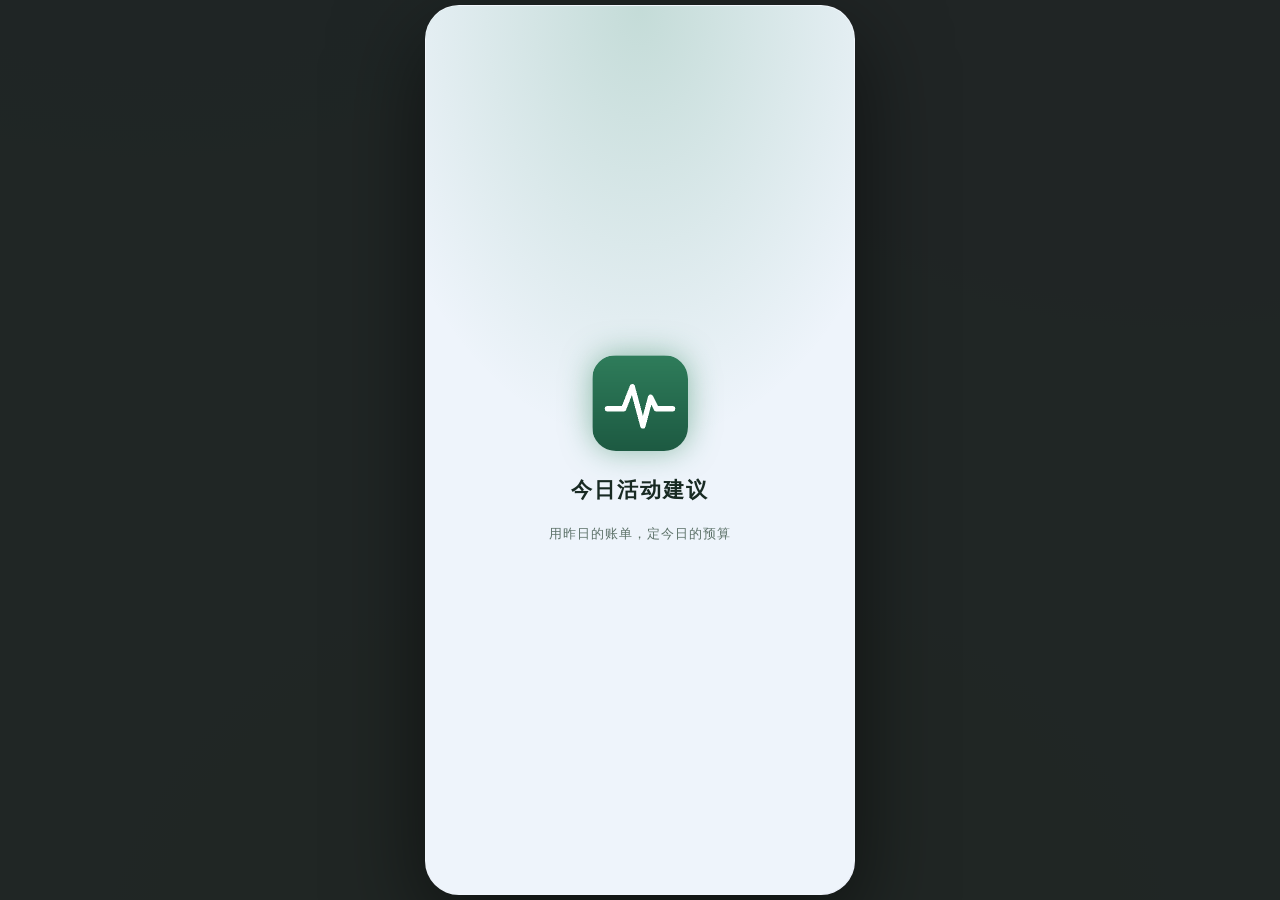
<file: index.html>
<!DOCTYPE html>
<html lang="zh-CN" data-theme="day">
<head>
  <meta charset="UTF-8">
  <!-- PWA 移动端视口：禁止双指缩放（iOS Safari 同时依赖 maximum-scale=1） -->
  <meta name="viewport" content="width=device-width, initial-scale=1, maximum-scale=1, user-scalable=no, viewport-fit=cover">
  <title>今日活动建议 · 久坐人群健康仪表盘</title>
  <!-- 首屏先按时钟定主题，避免夜间打开时先闪一下亮色 -->
  <script>
    (function () {
      var h = new Date().getHours();
      document.documentElement.setAttribute('data-theme', (h >= 6 && h < 18) ? 'day' : 'night');
    })();
  </script>
  <link rel="stylesheet" href="style.css?v=23">
  <!-- PWA：添加到主屏幕所需 -->
  <link rel="manifest" href="manifest.json">
  <meta name="theme-color" content="#2f7d5b">
  <meta name="mobile-web-app-capable" content="yes">
  <meta name="apple-mobile-web-app-capable" content="yes">
  <meta name="apple-mobile-web-app-status-bar-style" content="black-translucent">
  <meta name="apple-mobile-web-app-title" content="今日活动">
  <link rel="apple-touch-icon" href="apple-touch-icon.png">
  <link rel="icon" href="icon-192.png">
  <!-- Open Graph：分享到微信/社交平台时展示的标题、简介和缩略图 -->
  <meta property="og:type" content="website">
  <meta property="og:locale" content="zh_CN">
  <meta property="og:site_name" content="今日活动建议">
  <meta property="og:title" content="今日活动建议 — 告诉你今天该做什么、不该做什么">
  <meta property="og:description" content="输入昨日久坐、睡眠、心率和步数，按固定规则给出今天最合适的行动安排。用昨日的账单，定今日的预算。">
  <meta property="og:url" content="https://jiaozuo-ren.github.io/shift-health-v1/">
  <meta property="og:image" content="https://jiaozuo-ren.github.io/shift-health-v1/og-preview.png">
  <meta property="og:image:width" content="1200">
  <meta property="og:image:height" content="630">
  <meta property="og:image:alt" content="今日活动建议：久坐人群的数据翻译">
  <!-- 提示：og:url 与 og:image 里的域名/路径，部署后请按实际线上地址更新 -->
</head>
<body>

  <!-- ============ 手机壳：手机上铺满全屏；PC 上居中成 430px 宽的模拟器，暗色遮罩 ============ -->
  <div class="phone-shell">
    <div class="phone" id="phone">

      <!-- 🆕 启动屏：全屏覆盖，图标呼吸发光，2 秒后向上滑出 -->
      <div class="splash" id="splash" aria-hidden="true">
        <img class="splash-icon" src="icon-192.png" alt="" draggable="false">
        <p class="splash-name">今日活动建议</p>
        <p class="splash-sub">用昨日的账单，定今日的预算</p>
      </div>

      <!-- 动态流光背景：只在手机壳内部漂移 -->
      <div class="aurora" aria-hidden="true">
        <span class="blob blob-1"></span>
        <span class="blob blob-2"></span>
        <span class="blob blob-3"></span>
      </div>

      <!-- 内容区：三个页面共用一个滚动容器 -->
      <main class="app-scroll" id="appScroll">

        <!-- ==================== 页面一：🏠 首页（核心工具） ==================== -->
        <section class="page page-home is-active" id="pageHome">

          <header class="app-header">
            <p class="mode-status" id="modeStatus">当前模式：久坐上班族</p>
            <h1>今日活动建议</h1>
            <p id="appDesc">输入昨日作息数据，为你生成今日最合适的行动安排。</p>
            <p class="app-sub" id="appSub">用昨日的账单，定今日的预算：昨晚怎么睡、昨天坐多久，决定今天怎么动。</p>
            <button type="button" id="modeSwitchBtn" class="mode-switch-btn">切换人群模式</button>
            <p class="mode-hint">点一下切换模式</p>
          </header>

          <!-- 🆕 健康金句盲盒：每次刷新随机一句，打字机效果，纯本地不花钱 -->
          <div class="glass glow-card quote-card" id="quoteCard" aria-label="今日健康金句">
            <span class="quote-ico" aria-hidden="true">💡</span>
            <p class="quote-text" id="quoteText" aria-live="polite"></p>
            <span class="quote-refresh" id="quoteRefresh" title="换一句" role="button" tabindex="0" aria-label="换一句金句">↻</span>
          </div>

          <!-- 🆕 喝水打卡：一杯一记，localStorage 记录，跨天自动清零 -->
          <div class="glass glow-card water-card" id="waterCard" aria-label="喝水打卡">
            <span class="water-ico" aria-hidden="true">💧</span>
            <div class="water-txt">
              <strong>今日饮水：<em id="waterCount">0</em> / 8 杯</strong>
              <span id="waterHint">每喝一杯点一下，跨天自动清零</span>
            </div>
            <button type="button" id="waterBtn" class="water-drop" aria-label="喝了一杯，记一杯">＋</button>
          </div>

          <!-- 输入表单：结果全部放进底部抽屉 -->
          <section class="glass glow-card form-card" aria-label="输入数据">
            <div class="field" id="fieldSedentary">
              <label for="sedentary">昨日久坐时长（小时）</label>
              <input type="number" id="sedentary" inputmode="decimal" placeholder="例如 7" min="0" max="24" step="0.1" required>
            </div>
            <div class="field">
              <label for="sleep">昨晚睡眠时长（小时）</label>
              <input type="number" id="sleep" inputmode="decimal" placeholder="例如 6.5" min="0" max="24" step="0.1" required>
            </div>
            <div class="field">
              <label for="hr">今晨静息心率（次/分钟）</label>
              <input type="number" id="hr" inputmode="numeric" placeholder="例如 65" min="30" max="250" step="1">
              <p class="field-hint">不知道就留空</p>
            </div>
            <div class="field">
              <label for="steps">昨日步数（步）</label>
              <input type="number" id="steps" inputmode="numeric" placeholder="例如 6000" min="0" max="100000" step="1" required>
            </div>
            <div class="demo-row">
              <button type="button" id="demoBtn" class="demo-btn">一键填入示例数据，立刻看看效果</button>
            </div>
            <button type="button" id="generateBtn" class="primary-btn">生成今天的建议</button>
            <p id="formError" class="form-error" role="alert" hidden></p>
          </section>

          <!-- 🆕 呼吸放松入口：不用先出结果，首页随时可以放松 60 秒 -->
          <button type="button" id="homeBreatheBtn" class="breathe-entry">
            <span aria-hidden="true">🧘</span> 60 秒呼吸放松
          </button>

          <!-- 🆕 久坐番茄钟：50 分钟专注计时，到点提醒起来活动 -->
          <div class="glass glow-card pomo-card" id="pomoCard">
            <div class="pomo-head">
              <h2>🍅 久坐番茄钟</h2>
              <p class="pomo-cap">每坐 50 分钟，就该起来活动 2 分钟。</p>
            </div>
            <div class="pomo-display">
              <span class="pomo-time" id="pomoTime">50:00</span>
              <div class="pomo-bar"><span class="pomo-bar-fill" id="pomoBar"></span></div>
            </div>
            <div class="pomo-actions">
              <button type="button" id="pomoBtn" class="pomo-btn">开始专注</button>
              <button type="button" id="pomoReset" class="pomo-btn ghost">重置</button>
            </div>
            <p class="pomo-state" id="pomoState">还没开始 · 计时期间离开页面也会继续</p>
            <!-- 🆕 屏幕常亮提示：wakeLock 生效时才出现 -->
            <p class="pomo-wake" id="pomoWake" hidden><span aria-hidden="true">💡</span> 屏幕已保持常亮，到点才提醒得到</p>
          </div>

          <footer class="app-footer">
            <p>本工具只做固定规则判断，不构成医疗建议。</p>
            <p class="last-test" id="lastTest" hidden></p>
            <p><a href="about.html">关于这个工具</a></p>
          </footer>

        </section>

        <!-- ==================== 页面二：📊 记录（数据看板） ==================== -->
        <section class="page page-history" id="pageHistory">

          <header class="app-header">
            <h1>📊 健康记录</h1>
            <p class="app-sub">最近 7 次的记录都保存在这台手机上，点「回填」能一键重新生成。</p>
          </header>

          <!-- 🆕 连续打卡天数：按生成建议的日期统计 -->
          <div class="glass glow-card streak-card" id="streakCard">
            <span class="streak-fire" aria-hidden="true">🔥</span>
            <div class="streak-txt">
              <strong id="streakDays">0</strong>
              <span>你已连续关注健康 <em id="streakDaysInline">0</em> 天</span>
            </div>
          </div>

          <!-- 🆕 健康成就勋章：数据全部来自本地记录，没解锁的置灰 -->
          <div class="glass glow-card badge-card" id="badgeCard">
            <div class="badge-head">
              <h2>🏅 我的成就</h2>
              <span class="badge-count"><em id="badgeCount">0</em> / 4</span>
            </div>
            <div class="badge-grid" id="badgeGrid"></div>
            <p class="badge-cap">勋章按本地记录自动点亮，不用手动领取。</p>
          </div>

          <!-- 🆕 近 7 日活力值趋势：纯 CSS 柱状图，颜色随分数变化 -->
          <div class="glass glow-card trend-card">
            <h2>📈 近 7 日活力值趋势</h2>
            <div class="trend-bars" id="trendBars" role="img" aria-label="最近 7 天活力值柱状图"></div>
            <p class="trend-cap">每天取最后一次记录 · 柱子越高状态越好 · 没记录的天置灰</p>
          </div>

          <div id="historyList" class="history-list"></div>

          <div class="history-foot">
            <button type="button" id="historyClear" class="ghost-btn danger">🗑️ 清空记录</button>
          </div>

        </section>

        <!-- ==================== 页面三：👤 我的（个人中心） ==================== -->
        <section class="page page-me" id="pageMe">

          <header class="app-header">
            <h1>👤 我的</h1>
          </header>

          <!-- 🆕 开发者的话 -->
          <div class="glass glow-card me-card dev-card">
            <h2>👋 开发者的话</h2>
            <p>你好，我是一名大四学生。做这个小工具的起点很简单：我自己常年久坐写代码，作息一乱，白天整个人都是懵的。网上能查到的健康知识又多又杂，看完更不知道"今天到底该干嘛"。</p>
            <p>所以我想把那些复杂的指标翻译成一句人话：今天该动还是该歇。所有建议都来自一张写死的规则表，不猜、不编、不吓唬人，也没有广告和追踪。</p>
            <p>这是我毕业前做的第一个完整的产品。如果你用着觉得有一点点用，就是对我最大的鼓励。</p>
          </div>

          <!-- 🆕 每日目标设置：保存到 localStorage，生成建议时给鼓励提示 -->
          <div class="glass glow-card me-card goal-card">
            <h2>⚙️ 每日目标设置</h2>
            <div class="goal-row">
              <label for="goalSteps">每日步数目标（步）</label>
              <input type="number" id="goalSteps" inputmode="numeric" min="1000" max="50000" step="500" placeholder="默认 6000">
            </div>
            <div class="goal-row">
              <label for="goalSedentary">久坐上限（小时）</label>
              <input type="number" id="goalSedentary" inputmode="decimal" min="1" max="16" step="0.5" placeholder="默认 6">
            </div>
            <button type="button" id="saveGoalsBtn" class="pomo-btn">保存目标</button>
            <p class="goal-cap">保存后，生成建议时会对照目标给你鼓励提示。</p>
          </div>

          <!-- 🆕 睡眠周期小科普：折叠文本，默认收起 -->
          <div class="glass glow-card me-card edu-card">
            <details>
              <summary>📖 关于健康周期：为什么睡够 7 小时还不够？</summary>
              <p>人的睡眠不是匀速的，而是以约 90 分钟为一个周期循环：浅睡 → 深睡 → 快速眼动（REM）。深睡负责修复身体，REM 负责整理情绪和记忆。</p>
              <p>一晚理想状态会经历 4–5 个周期，所以 6–7.5 小时是大多数成年人的合理区间。醒在深睡阶段会格外昏沉（也就是「睡不醒」的元凶），醒在浅睡或 REM 结束时反而神清气爽——这就是为什么有时候睡得久不如睡得巧。</p>
              <p>一个小技巧：与其纠结「几点睡」，不如固定「几点起」，让身体按 90 分钟的节奏倒推入睡时间，连续一两周，白天困倦感会明显减轻。</p>
            </details>
          </div>

          <div class="glass glow-card me-card">
            <h2>📮 联系我</h2>
            <p>觉得有用？有问题或建议？<a href="mailto:2179369131@qq.com">2179369131@qq.com</a></p>
            <p>项目开源在 GitHub：<a href="https://github.com/jiaozuo-ren/shift-health-v1" target="_blank" rel="noopener">github.com/jiaozuo-ren</a></p>
          </div>

          <div class="glass glow-card me-card">
            <h2>⚠️ 免责声明</h2>
            <p>本工具只做固定规则判断，输出内容仅为一般性的活动建议，不构成任何医疗诊断或治疗意见。如果你有基础疾病、正在服药，或出现胸痛、头晕、气短等明显不适，请及时就医，不要依赖本工具。</p>
          </div>

          <div class="me-actions">
            <button type="button" id="clearHistoryBtn" class="ghost-btn danger">🗑️ 清空历史记录</button>
            <p class="me-version">今日活动建议 · v1.0 · PWA</p>
          </div>

        </section>

      </main>

      <!-- 底部导航栏：固定在手机壳底部，安全区留白防 iPhone 小黑条遮挡 -->
      <nav class="tabbar" id="tabbar" aria-label="底部导航">
        <button type="button" class="tab-btn is-active" data-tab="home" aria-label="首页">
          <span class="tab-ico" aria-hidden="true">🏠</span><span class="tab-txt">首页</span>
        </button>
        <button type="button" class="tab-btn" data-tab="history" aria-label="记录">
          <span class="tab-ico" aria-hidden="true">📊</span><span class="tab-txt">记录</span>
        </button>
        <button type="button" class="tab-btn" data-tab="me" aria-label="我的">
          <span class="tab-ico" aria-hidden="true">👤</span><span class="tab-txt">我的</span>
        </button>
      </nav>

      <!-- 全局提示 -->
      <div id="toast" class="toast" role="status" aria-live="polite"></div>

      <!-- ============ 结果抽屉：遮罩 + 从底部滑出的面板 ============ -->
      <div id="resultOverlay" class="sheet-overlay" aria-hidden="true" hidden>
        <div class="sheet-backdrop" data-sheet-close="1"></div>

        <section id="result" class="sheet" role="dialog" aria-modal="true" aria-labelledby="sheetTitle" aria-live="polite" tabindex="-1">
          <!-- 顶部小横条：手机底部指示条的感觉，点它也能关 -->
          <div class="sheet-grip" id="sheetGrip" aria-hidden="true"><span></span></div>

          <div class="sheet-head">
            <h2 id="sheetTitle">今日建议</h2>
            <button type="button" id="resultClose" class="icon-btn" aria-label="关闭结果">×</button>
          </div>

          <div class="sheet-body" id="sheetBody">

            <!-- 巨大的动态环形活力值 -->
            <div class="panel glow-card ring-panel">
              <div class="ring-wrap">
                <svg class="ring" viewBox="0 0 220 220" role="img" aria-label="今日活力值环形进度">
                  <circle class="ring-track" cx="110" cy="110" r="92"></circle>
                  <circle class="ring-bar" id="ringBar" cx="110" cy="110" r="92"></circle>
                </svg>
                <div class="ring-center">
                  <span class="ring-score" id="vitalityScore">--</span>
                  <span class="ring-label">今日活力值</span>
                </div>
                <!-- 🆕 生成时的科技扫描光环：结果出来后消失 -->
                <div class="ring-scan" id="ringScan" aria-hidden="true"><span class="ring-scan-line"></span></div>
                <!-- 动态情绪小精灵：随分数换图标和动画 -->
                <span class="ring-emoji" id="ringEmoji" aria-hidden="true">🙂</span>
              </div>
              <p class="ring-tip" id="ringTip">满分 100 分，四项指标各扣 20 分</p>
            </div>

            <!-- 模块一：状态诊断 -->
            <div class="panel glow-card">
              <h2><span class="panel-ico">💡</span>状态诊断</h2>
              <p class="risk-badge" id="riskBadge"></p>
              <p class="cause" id="causeExplain"></p>
              <p class="panel-text" id="activityAdvice"></p>
              <p class="taboo" id="tabooAdvice"></p>
            </div>

            <!-- 🆕 目标提示：未达到个人目标时的鼓励语 -->
            <div class="goal-tip" id="goalTip" hidden></div>

            <!-- 模块二：运动与拉伸处方 -->
            <div class="panel glow-card">
              <h2><span class="panel-ico">🏃</span>运动与拉伸处方</h2>
              <p class="panel-text" id="actionAdvice"></p>
              <p class="panel-text sub" id="microAdvice"></p>
            </div>

            <!-- 模块三：饮食与营养干预 -->
            <div class="panel glow-card">
              <h2><span class="panel-ico">🥗</span>饮食与营养干预</h2>
              <p class="panel-text" id="nutritionAdvice"></p>
              <p class="panel-text sub" id="hydrationAdvice"></p>
            </div>

            <!-- 今天最该做的一件事 -->
            <div class="panel glow-card key-panel">
              <h2><span class="panel-ico">🎯</span>今天最该做的一件事</h2>
              <p class="key-text" id="keyAdvice"></p>
            </div>

            <div class="actions">
              <button type="button" id="copyBtn" class="ghost-btn">📋 复制建议</button>
              <button type="button" id="shareBtn" class="ghost-btn">生成今日数据卡片</button>
            </div>

          </div>

          <!-- 底部固定操作栏：AI 私教 / 深呼吸两个平行入口 -->
          <div class="sheet-dock">
            <button type="button" id="aiEntryBtn" class="dock-btn dock-ai">
              <span class="dock-ico" aria-hidden="true">🤖</span>
              <span class="dock-txt"><strong>AI 私教</strong><em>结合近 7 天趋势</em></span>
            </button>
            <button type="button" id="breatheBtn" class="dock-btn dock-breathe">
              <span class="dock-ico" aria-hidden="true">🧘</span>
              <span class="dock-txt"><strong>深呼吸</strong><em>跟着球放松 60 秒</em></span>
            </button>
          </div>
        </section>
      </div>

      <!-- ============ AI 私教抽屉：在结果抽屉之上再滑出的一层 ============ -->
      <div id="aiOverlay" class="sheet-overlay sheet-overlay--ai" aria-hidden="true" hidden>
        <div class="sheet-backdrop" data-ai-close="1"></div>

        <section id="aiSheet" class="sheet sheet--ai" role="dialog" aria-modal="true" aria-labelledby="aiSheetTitle" tabindex="-1">
          <div class="sheet-grip" id="aiGrip" aria-hidden="true"><span></span></div>

          <div class="sheet-head">
            <h2 id="aiSheetTitle">🤖 AI 私教</h2>
            <button type="button" id="aiClose" class="icon-btn" aria-label="关闭 AI 私教">×</button>
          </div>

          <div class="sheet-body" id="aiSheetBody">
            <div class="panel ai-section">
              <p class="panel-cap">想听人话版解释？让教练结合你昨天的数据补两句。仅供参考，不是诊断。</p>
              <button type="button" id="aiBtn" class="ai-btn">🤖 听听AI私教怎么说</button>
              <p class="ai-quota" id="aiQuota">今日剩余咨询次数：3 / 3</p>
              <div id="ai-card" class="ai-card" hidden>
                <p class="ai-title">🤖 AI 私教补充建议</p>
                <div class="ai-content" id="aiReply" aria-live="polite"></div>
                <!-- 🆕 语音朗读：纯前端 speechSynthesis，点一次读，再点一次停 -->
                <button type="button" id="aiSpeakBtn" class="ai-speak" hidden>
                  <span class="ai-speak-ico" aria-hidden="true">🔊</span><span id="aiSpeakTxt">语音朗读</span>
                </button>
                <button type="button" id="aiRetryBtn" class="ai-retry" hidden>↻ 再试一次</button>
                <form class="ai-ask" id="aiAskForm" autocomplete="off">
                  <input type="text" id="aiQuestion" placeholder="还想追问点什么？例如：晚上能跑步吗" maxlength="120">
                  <button type="submit" id="aiAskBtn">追问</button>
                </form>
              </div>

              <!-- 不花钱的情绪彩蛋：本地数组随机，不调用接口 -->
              <div class="fortune">
                <button type="button" id="fortuneBtn" class="fortune-btn">🎲 抽一句今日能量签</button>
                <p class="fortune-text" id="fortuneText" aria-live="polite"></p>
              </div>
            </div>
          </div>
        </section>
      </div>

      <!-- 呼吸放松覆盖层：跟着圆球吸气 / 憋气 / 呼气，60 秒自动结束 -->
      <div id="breatheOverlay" class="breathe-overlay" aria-hidden="true" hidden>
        <div class="breathe-stage">
          <div class="breathe-ball" id="breatheBall">
            <span class="breathe-phase" id="breathePhase">吸气</span>
          </div>
          <p class="breathe-time" id="breatheTime">还剩 60 秒</p>
          <p class="breathe-tip">吸 4 秒 · 憋 4 秒 · 呼 4 秒</p>
        </div>
        <button type="button" id="breatheClose" class="breathe-close">结束放松</button>
      </div>

      <!-- 分享卡片：离屏完成截图下载 → 弹出预览 → 手动关闭 -->
      <div id="shareOverlay" class="share-overlay" aria-hidden="true">
        <button type="button" id="shareClose" class="share-close" aria-label="关闭预览">×</button>
        <div id="shareCard" class="share-card">
          <div class="share-card-inner">
            <p class="share-mode" id="shareMode"></p>
            <p class="share-title">今日活动建议</p>
            <div class="share-vitality">
              <span class="share-score" id="shareScore">--</span>
              <span class="share-score-unit">/ 100</span>
            </div>
            <p class="share-vitality-label">今日活力值</p>
            <!-- 🆕 社交传播文案：按分数动态生成，截图里最抢眼的一行 -->
            <p class="share-roast" id="shareRoast" hidden></p>
            <p class="share-risk" id="shareRisk"></p>
            <div class="share-block">
              <h3>活动建议</h3>
              <p id="shareAdvice"></p>
            </div>
            <div class="share-block">
              <h3>今天最该做的一件事</h3>
              <p id="shareKey"></p>
            </div>
            <p class="share-date" id="shareDate"></p>
            <p class="share-url" id="shareUrl"></p>
          </div>
        </div>
      </div>

      <!-- 🆕 番茄钟完成提醒弹窗 -->
      <div id="pomodoroOverlay" class="modal" aria-hidden="true">
        <div class="modal-backdrop" data-pomo-close="1"></div>
        <div class="modal-card glass" role="dialog" aria-modal="true" aria-labelledby="pomoTitle">
          <div class="modal-head">
            <h2 id="pomoTitle">🍅 时间到！</h2>
          </div>
          <div class="pomo-remind-body">
            <p class="pomo-remind-big">起来活动 2 分钟吧</p>
            <p class="pomo-remind-text">接杯水、走两步、拉伸一下肩颈。别小看这两分钟——它比下班后硬练一小时更管用。</p>
          </div>
          <div class="modal-foot">
            <button type="button" id="pomodoroOk" class="primary-btn">好的，这就起来</button>
          </div>
        </div>
      </div>

    </div><!-- /phone -->
  </div><!-- /phone-shell -->

  <script src="html2canvas.min.js" onerror="this.onerror=null;this.src='https://fastly.jsdelivr.net/npm/html2canvas@1.4.1/dist/html2canvas.min.js'"></script>
  <script src="script.js?v=23"></script>
</body>
</html>
</file>
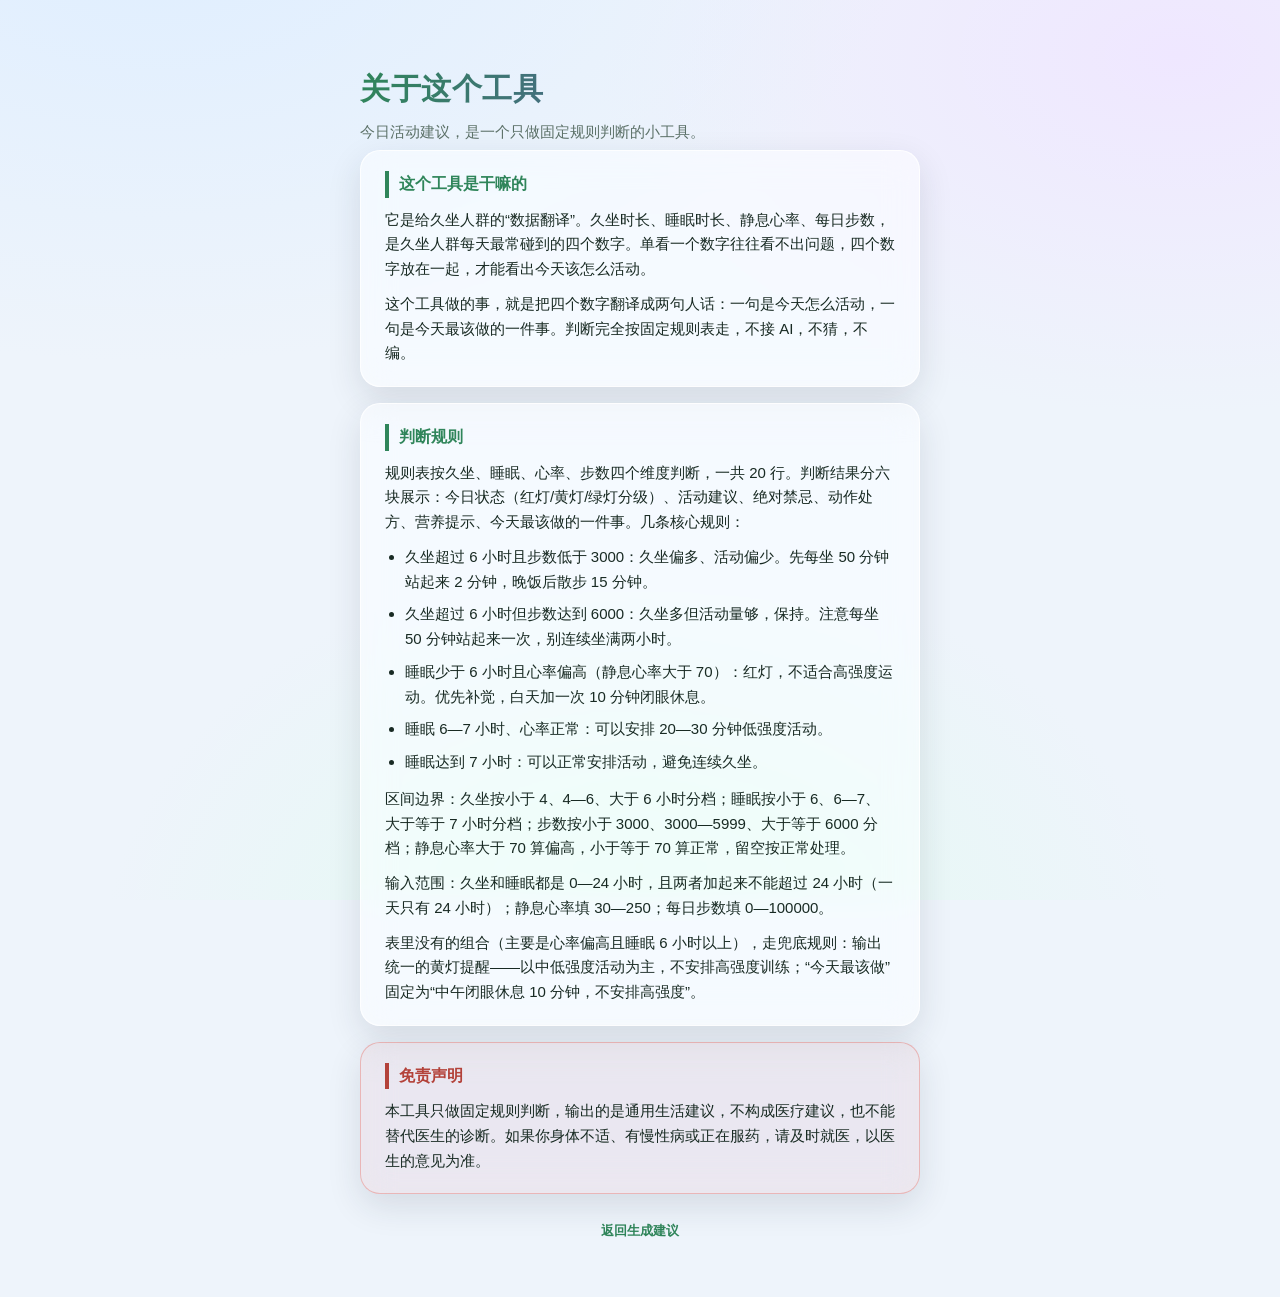
<file: about.html>
<!DOCTYPE html>
<html lang="zh-CN">
<head>
  <meta charset="UTF-8">
  <meta name="viewport" content="width=device-width, initial-scale=1">
  <title>关于 - 今日活动建议</title>
  <link rel="stylesheet" href="style.css?v=7">
  <link rel="icon" href="data:image/svg+xml,%3Csvg xmlns='http://www.w3.org/2000/svg' viewBox='0 0 32 32'%3E%3Crect width='32' height='32' rx='7' fill='%232f7d5b'/%3E%3Cpath d='M8 17h4l2-6 3 10 2-4h5' fill='none' stroke='%23fff' stroke-width='2.4' stroke-linecap='round' stroke-linejoin='round'/%3E%3C/svg%3E">
  <meta property="og:type" content="website">
  <meta property="og:locale" content="zh_CN">
  <meta property="og:site_name" content="今日活动建议">
  <meta property="og:title" content="关于这个工具 — 今日活动建议">
  <meta property="og:description" content="一个只做固定规则判断的小工具：把久坐、睡眠、心率、步数四个数字翻译成今天该怎么活动。不接AI、不猜、不编。">
  <meta property="og:url" content="https://jiaozuo-ren.github.io/shift-health-v1/about.html">
  <meta property="og:image" content="https://jiaozuo-ren.github.io/shift-health-v1/og-preview.png">
  <meta name="twitter:card" content="summary_large_image">
</head>
<body>
  <main class="app">
    <header class="app-header">
      <h1>关于这个工具</h1>
      <p>今日活动建议，是一个只做固定规则判断的小工具。</p>
    </header>

    <section class="about-card">
      <h2>这个工具是干嘛的</h2>
      <p>它是给久坐人群的“数据翻译”。久坐时长、睡眠时长、静息心率、每日步数，是久坐人群每天最常碰到的四个数字。单看一个数字往往看不出问题，四个数字放在一起，才能看出今天该怎么活动。</p>
      <p>这个工具做的事，就是把四个数字翻译成两句人话：一句是今天怎么活动，一句是今天最该做的一件事。判断完全按固定规则表走，不接 AI，不猜，不编。</p>
    </section>

    <section class="about-card">
      <h2>判断规则</h2>
      <p>规则表按久坐、睡眠、心率、步数四个维度判断，一共 20 行。判断结果分六块展示：今日状态（红灯/黄灯/绿灯分级）、活动建议、绝对禁忌、动作处方、营养提示、今天最该做的一件事。几条核心规则：</p>
      <ul class="rule-list">
        <li>久坐超过 6 小时且步数低于 3000：久坐偏多、活动偏少。先每坐 50 分钟站起来 2 分钟，晚饭后散步 15 分钟。</li>
        <li>久坐超过 6 小时但步数达到 6000：久坐多但活动量够，保持。注意每坐 50 分钟站起来一次，别连续坐满两小时。</li>
        <li>睡眠少于 6 小时且心率偏高（静息心率大于 70）：红灯，不适合高强度运动。优先补觉，白天加一次 10 分钟闭眼休息。</li>
        <li>睡眠 6—7 小时、心率正常：可以安排 20—30 分钟低强度活动。</li>
        <li>睡眠达到 7 小时：可以正常安排活动，避免连续久坐。</li>
      </ul>
      <p>区间边界：久坐按小于 4、4—6、大于 6 小时分档；睡眠按小于 6、6—7、大于等于 7 小时分档；步数按小于 3000、3000—5999、大于等于 6000 分档；静息心率大于 70 算偏高，小于等于 70 算正常，留空按正常处理。</p>
      <p>输入范围：久坐和睡眠都是 0—24 小时，且两者加起来不能超过 24 小时（一天只有 24 小时）；静息心率填 30—250；每日步数填 0—100000。</p>
      <p>表里没有的组合（主要是心率偏高且睡眠 6 小时以上），走兜底规则：输出统一的黄灯提醒——以中低强度活动为主，不安排高强度训练；“今天最该做”固定为“中午闭眼休息 10 分钟，不安排高强度”。</p>
    </section>

    <section class="about-card disclaimer">
      <h2>免责声明</h2>
      <p>本工具只做固定规则判断，输出的是通用生活建议，不构成医疗建议，也不能替代医生的诊断。如果你身体不适、有慢性病或正在服药，请及时就医，以医生的意见为准。</p>
    </section>

    <footer class="app-footer">
      <p><a href="index.html">返回生成建议</a></p>
    </footer>
  </main>
  <script>
    /* 与首页保持同一主题偏好 */
    try {
      if (localStorage.getItem('shiftHealthTheme') === 'dark') {
        document.documentElement.setAttribute('data-theme', 'dark');
      }
    } catch (e) {}
  </script>
</body>
</html>
</file>
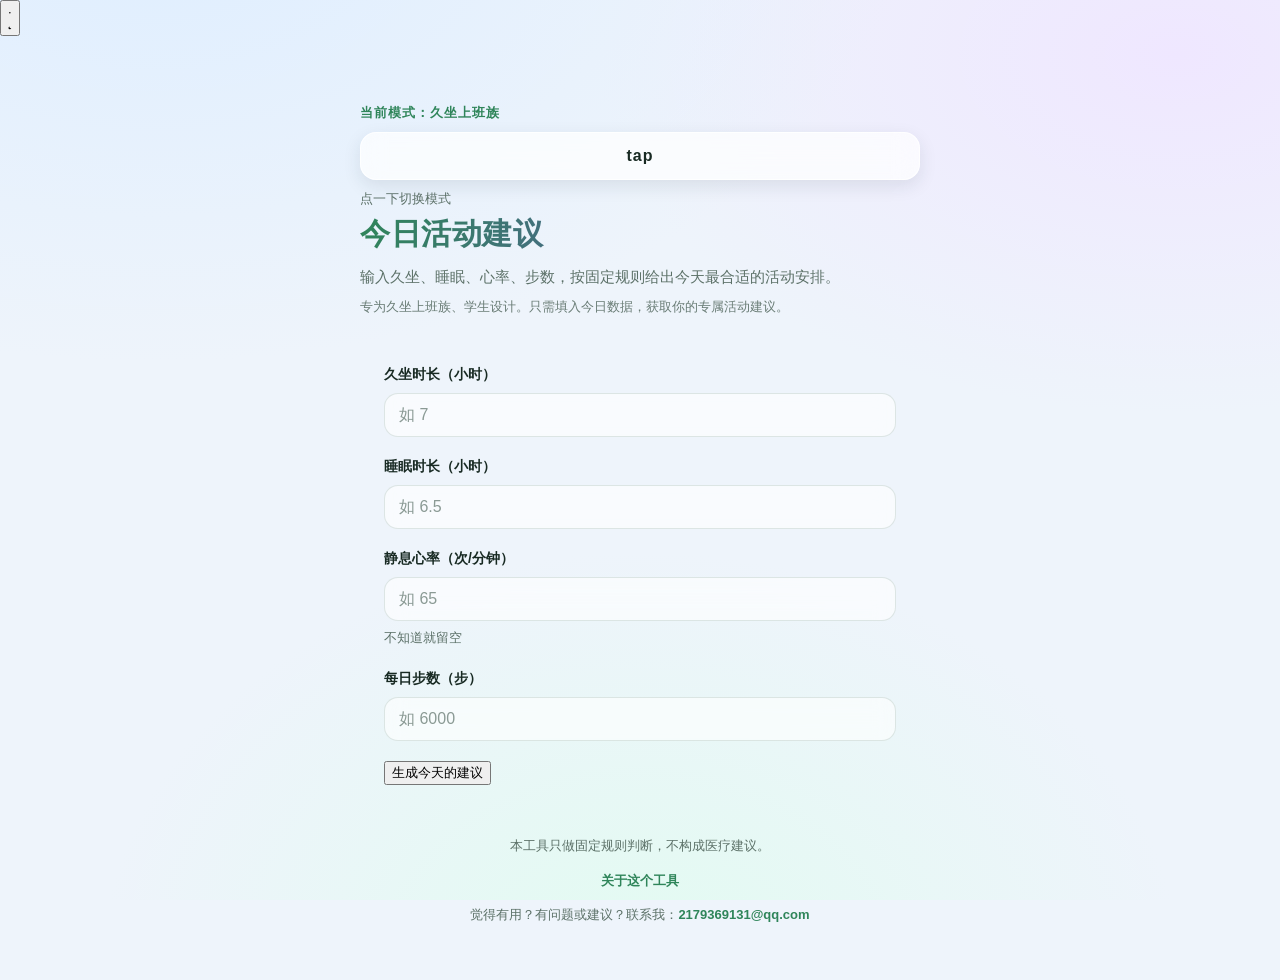
<file: _shots/dark-test.html>
<!DOCTYPE html>
<html lang="zh-CN" data-theme="dark">
<head>
  <meta charset="UTF-8">
  <meta name="viewport" content="width=device-width, initial-scale=1">
  <title>今日活动建议 - 第一版</title>
  <link rel="stylesheet" href="../style.css?v=5">
  <link rel="icon" href="data:image/svg+xml,%3Csvg xmlns='http://www.w3.org/2000/svg' viewBox='0 0 32 32'%3E%3Crect width='32' height='32' rx='7' fill='%232f7d5b'/%3E%3Cpath d='M8 17h4l2-6 3 10 2-4h5' fill='none' stroke='%23fff' stroke-width='2.4' stroke-linecap='round' stroke-linejoin='round'/%3E%3C/svg%3E">
</head>
<body>
  <button type="button" id="themeToggle" class="theme-toggle" aria-label="切换暗黑模式" title="切换暗黑模式">
    <svg class="icon-sun" viewBox="0 0 24 24" aria-hidden="true"><circle cx="12" cy="12" r="5"/><path d="M12 1v2M12 21v2M4.2 4.2l1.4 1.4M18.4 18.4l1.4 1.4M1 12h2M21 12h2M4.2 19.8l1.4-1.4M18.4 5.6l1.4-1.4"/></svg>
    <svg class="icon-moon" viewBox="0 0 24 24" aria-hidden="true"><path d="M21 12.8A9 9 0 1 1 11.2 3a7 7 0 0 0 9.8 9.8z"/></svg>
  </button>
  <main class="app">
    <div class="mode-switch">
      <p class="mode-status" id="modeStatus">当前模式：久坐上班族</p>
      <button type="button" id="modeSwitchBtn" class="mode-switch-btn">tap</button>
      <p class="mode-hint">点一下切换模式</p>
    </div>

    <header class="app-header">
      <h1>今日活动建议</h1>
      <p id="appDesc">输入久坐、睡眠、心率、步数，按固定规则给出今天最合适的活动安排。</p>
      <p class="app-sub" id="appSub">专为久坐上班族、学生设计。只需填入今日数据，获取你的专属活动建议。</p>
    </header>

    <section class="form-card" aria-label="输入数据">
      <div class="field" id="fieldSedentary">
        <label for="sedentary">久坐时长（小时）</label>
        <input type="number" id="sedentary" inputmode="decimal" placeholder="如 7" min="0" step="0.1" required>
      </div>
      <div class="field">
        <label for="sleep">睡眠时长（小时）</label>
        <input type="number" id="sleep" inputmode="decimal" placeholder="如 6.5" min="0" step="0.1" required>
      </div>
      <div class="field">
        <label for="hr">静息心率（次/分钟）</label>
        <input type="number" id="hr" inputmode="numeric" placeholder="如 65" min="0" step="1">
        <p class="field-hint">不知道就留空</p>
      </div>
      <div class="field">
        <label for="steps">每日步数（步）</label>
        <input type="number" id="steps" inputmode="numeric" placeholder="如 6000" min="0" step="1" required>
      </div>
      <button type="button" id="generateBtn">生成今天的建议</button>
      <p id="formError" class="form-error" role="alert" hidden></p>
    </section>

    <section class="result" id="result" hidden aria-live="polite">
      <div class="vitality">
        <div class="vitality-head">
          <span class="vitality-label">今日活力值</span>
          <span class="vitality-score" id="vitalityScore">-- / 100</span>
        </div>
        <div class="vitality-track" id="vitalityTrack" role="progressbar" aria-valuemin="0" aria-valuemax="100" aria-valuenow="0" aria-label="今日活力值">
          <div class="vitality-fill" id="vitalityFill"></div>
        </div>
      </div>
      <div class="result-block">
        <h2>活动建议</h2>
        <p id="activityAdvice"></p>
      </div>
      <div class="result-block">
        <h2>今天最该做的一件事</h2>
        <p id="keyAdvice"></p>
      </div>
      <button type="button" id="copyBtn" class="copy-btn">📋 复制建议</button>
      <button type="button" id="shareBtn" class="copy-btn">生成今日数据卡片</button>
    </section>

    <footer class="app-footer">
      <p>本工具只做固定规则判断，不构成医疗建议。</p>
      <p class="last-test" id="lastTest" hidden></p>
      <p><a href="about.html">关于这个工具</a></p>
      <p class="feedback">觉得有用？有问题或建议？联系我：<a href="mailto:2179369131@qq.com">2179369131@qq.com</a></p>
    </footer>

    <div id="toast" class="toast" role="status" aria-live="polite"></div>

    <!-- 分享卡片：离屏完成截图下载 → 弹出预览 → 手动关闭 -->
    <div id="shareOverlay" class="share-overlay" aria-hidden="true">
      <button type="button" id="shareClose" class="share-close" aria-label="关闭预览">×</button>
      <div id="shareCard" class="share-card">
        <div class="share-card-inner">
          <p class="share-mode" id="shareMode"></p>
          <p class="share-title">今日活动建议</p>
          <div class="share-vitality">
            <span class="share-score" id="shareScore">--</span>
            <span class="share-score-unit">/ 100</span>
          </div>
          <p class="share-vitality-label">今日活力值</p>
          <div class="share-block">
            <h3>活动建议</h3>
            <p id="shareAdvice"></p>
          </div>
          <div class="share-block">
            <h3>今天最该做的一件事</h3>
            <p id="shareKey"></p>
          </div>
          <p class="share-date" id="shareDate"></p>
          <p class="share-url" id="shareUrl"></p>
        </div>
      </div>
    </div>
  </main>
  <script src="../html2canvas.min.js" onerror="this.onerror=null;this.src='https://fastly.jsdelivr.net/npm/html2canvas@1.4.1/dist/html2canvas.min.js'"></script>
  <script src="../script.js?v=5"></script>
</body>
</html>
</file>
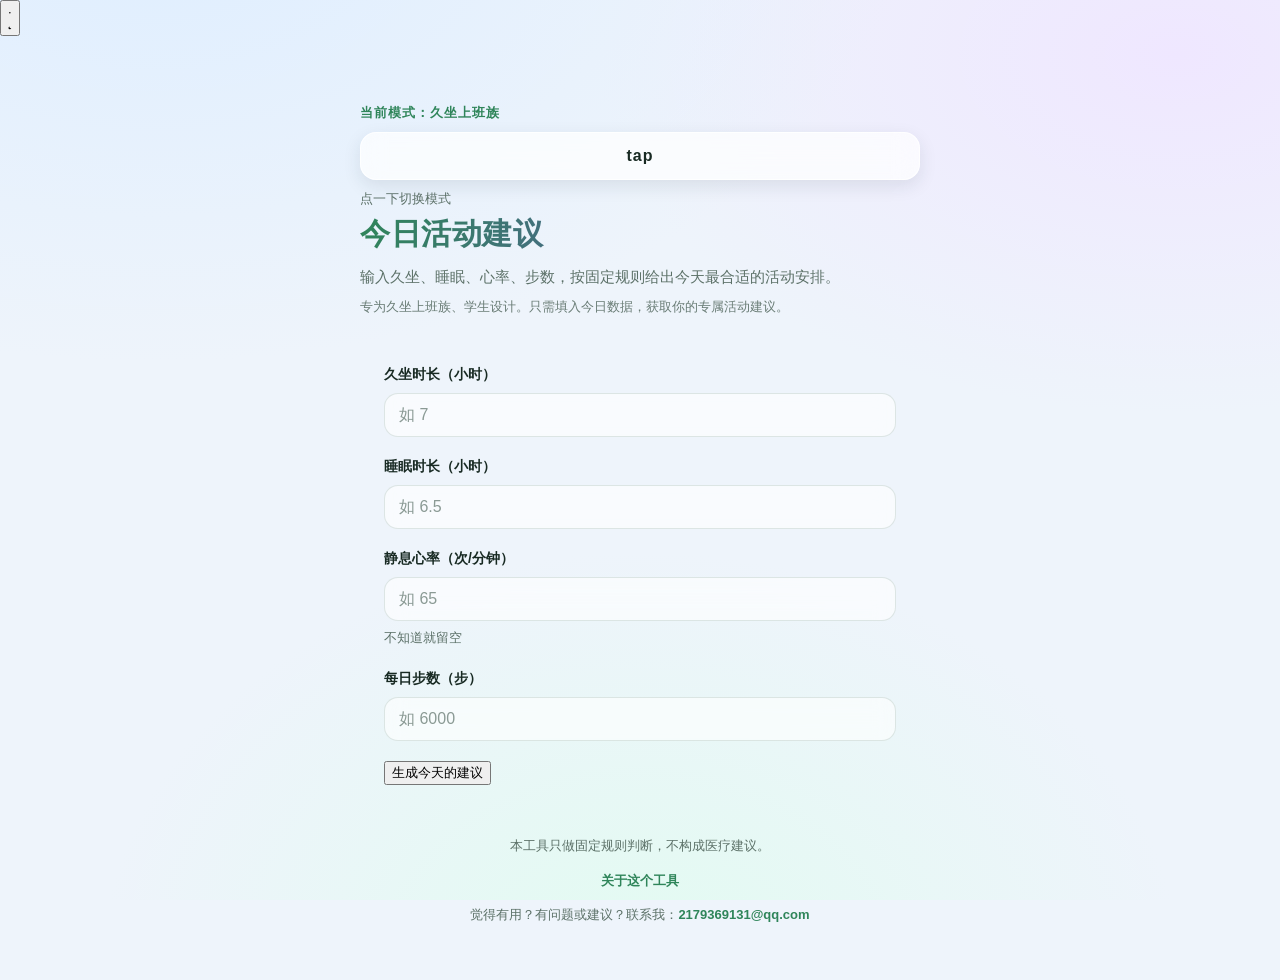
<file: _shots/dark-test2.html>
<!DOCTYPE html>
<html lang="zh-CN" data-theme="dark">
<head>
  <meta charset="UTF-8">
  <meta name="viewport" content="width=device-width, initial-scale=1">
  <title>今日活动建议 - 第一版</title>
  <link rel="stylesheet" href="../style.css?v=5">
  <link rel="icon" href="data:image/svg+xml,%3Csvg xmlns='http://www.w3.org/2000/svg' viewBox='0 0 32 32'%3E%3Crect width='32' height='32' rx='7' fill='%232f7d5b'/%3E%3Cpath d='M8 17h4l2-6 3 10 2-4h5' fill='none' stroke='%23fff' stroke-width='2.4' stroke-linecap='round' stroke-linejoin='round'/%3E%3C/svg%3E">
</head>
<body>
  <button type="button" id="themeToggle" class="theme-toggle" aria-label="切换暗黑模式" title="切换暗黑模式">
    <svg class="icon-sun" viewBox="0 0 24 24" aria-hidden="true"><circle cx="12" cy="12" r="5"/><path d="M12 1v2M12 21v2M4.2 4.2l1.4 1.4M18.4 18.4l1.4 1.4M1 12h2M21 12h2M4.2 19.8l1.4-1.4M18.4 5.6l1.4-1.4"/></svg>
    <svg class="icon-moon" viewBox="0 0 24 24" aria-hidden="true"><path d="M21 12.8A9 9 0 1 1 11.2 3a7 7 0 0 0 9.8 9.8z"/></svg>
  </button>
  <main class="app">
    <div class="mode-switch">
      <p class="mode-status" id="modeStatus">当前模式：久坐上班族</p>
      <button type="button" id="modeSwitchBtn" class="mode-switch-btn">tap</button>
      <p class="mode-hint">点一下切换模式</p>
    </div>

    <header class="app-header">
      <h1>今日活动建议</h1>
      <p id="appDesc">输入久坐、睡眠、心率、步数，按固定规则给出今天最合适的活动安排。</p>
      <p class="app-sub" id="appSub">专为久坐上班族、学生设计。只需填入今日数据，获取你的专属活动建议。</p>
    </header>

    <section class="form-card" aria-label="输入数据">
      <div class="field" id="fieldSedentary">
        <label for="sedentary">久坐时长（小时）</label>
        <input type="number" id="sedentary" inputmode="decimal" placeholder="如 7" min="0" step="0.1" required>
      </div>
      <div class="field">
        <label for="sleep">睡眠时长（小时）</label>
        <input type="number" id="sleep" inputmode="decimal" placeholder="如 6.5" min="0" step="0.1" required>
      </div>
      <div class="field">
        <label for="hr">静息心率（次/分钟）</label>
        <input type="number" id="hr" inputmode="numeric" placeholder="如 65" min="0" step="1">
        <p class="field-hint">不知道就留空</p>
      </div>
      <div class="field">
        <label for="steps">每日步数（步）</label>
        <input type="number" id="steps" inputmode="numeric" placeholder="如 6000" min="0" step="1" required>
      </div>
      <button type="button" id="generateBtn">生成今天的建议</button>
      <p id="formError" class="form-error" role="alert" hidden></p>
    </section>

    <section class="result" id="result" hidden aria-live="polite">
      <div class="vitality">
        <div class="vitality-head">
          <span class="vitality-label">今日活力值</span>
          <span class="vitality-score" id="vitalityScore">-- / 100</span>
        </div>
        <div class="vitality-track" id="vitalityTrack" role="progressbar" aria-valuemin="0" aria-valuemax="100" aria-valuenow="0" aria-label="今日活力值">
          <div class="vitality-fill" id="vitalityFill"></div>
        </div>
      </div>
      <div class="result-block">
        <h2>活动建议</h2>
        <p id="activityAdvice"></p>
      </div>
      <div class="result-block">
        <h2>今天最该做的一件事</h2>
        <p id="keyAdvice"></p>
      </div>
      <button type="button" id="copyBtn" class="copy-btn">📋 复制建议</button>
      <button type="button" id="shareBtn" class="copy-btn">生成今日数据卡片</button>
    </section>

    <footer class="app-footer">
      <p>本工具只做固定规则判断，不构成医疗建议。</p>
      <p class="last-test" id="lastTest" hidden></p>
      <p><a href="about.html">关于这个工具</a></p>
      <p class="feedback">觉得有用？有问题或建议？联系我：<a href="mailto:2179369131@qq.com">2179369131@qq.com</a></p>
    </footer>

    <div id="toast" class="toast" role="status" aria-live="polite"></div>

    <!-- 分享卡片：离屏完成截图下载 → 弹出预览 → 手动关闭 -->
    <div id="shareOverlay" class="share-overlay" aria-hidden="true">
      <button type="button" id="shareClose" class="share-close" aria-label="关闭预览">×</button>
      <div id="shareCard" class="share-card">
        <div class="share-card-inner">
          <p class="share-mode" id="shareMode"></p>
          <p class="share-title">今日活动建议</p>
          <div class="share-vitality">
            <span class="share-score" id="shareScore">--</span>
            <span class="share-score-unit">/ 100</span>
          </div>
          <p class="share-vitality-label">今日活力值</p>
          <div class="share-block">
            <h3>活动建议</h3>
            <p id="shareAdvice"></p>
          </div>
          <div class="share-block">
            <h3>今天最该做的一件事</h3>
            <p id="shareKey"></p>
          </div>
          <p class="share-date" id="shareDate"></p>
          <p class="share-url" id="shareUrl"></p>
        </div>
      </div>
    </div>
  </main>
  <script src="../html2canvas.min.js" onerror="this.onerror=null;this.src='https://fastly.jsdelivr.net/npm/html2canvas@1.4.1/dist/html2canvas.min.js'"></script>
  <!-- script 移除，纯验证暗色 CSS -->
</body>
</html>
</file>
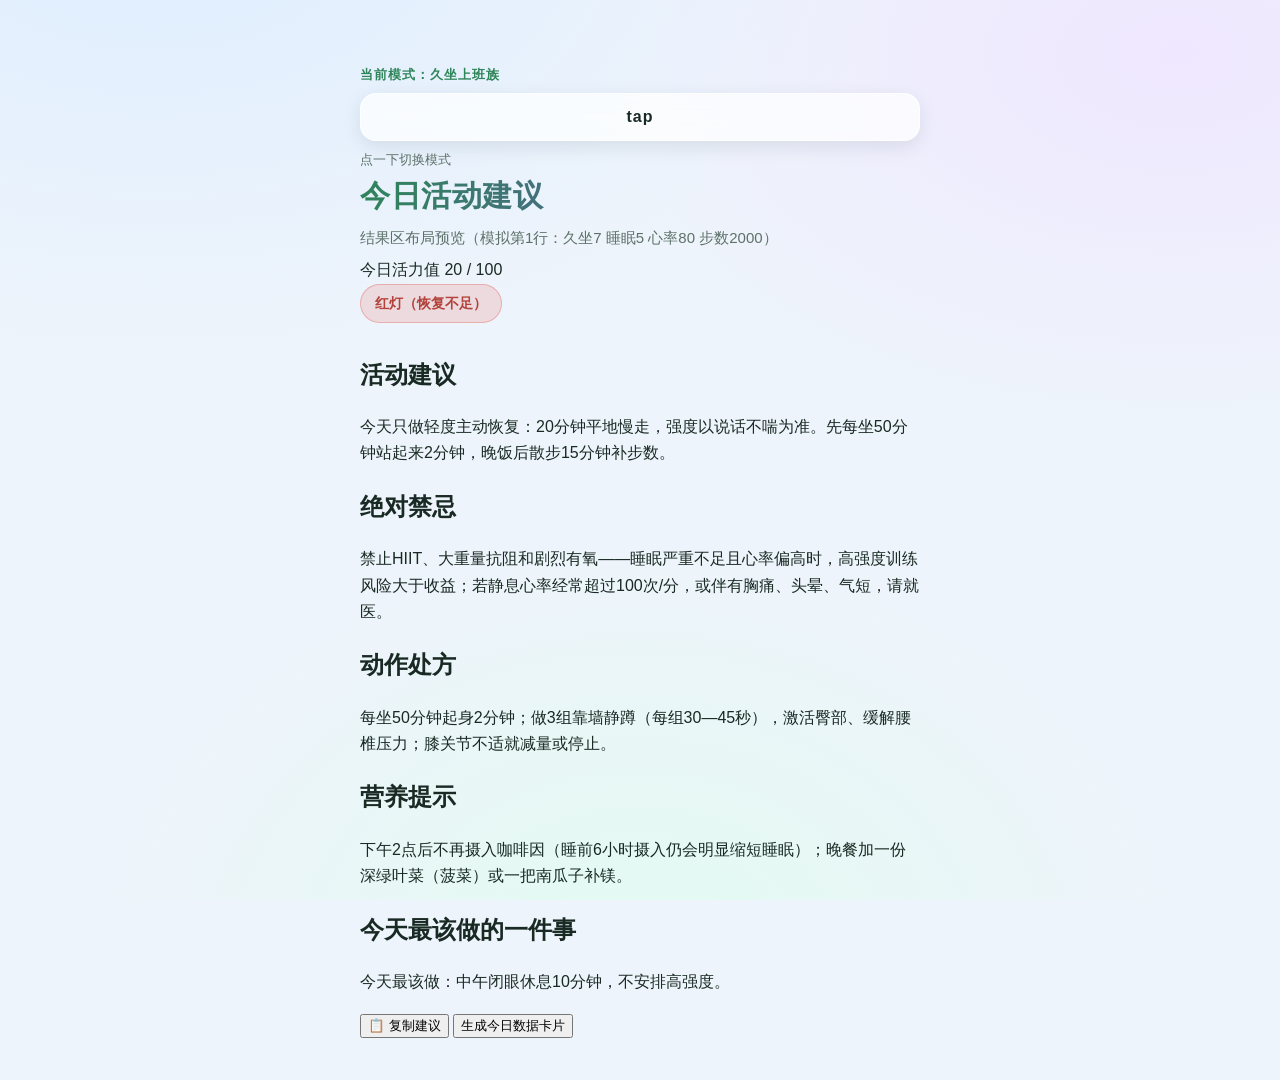
<file: _shots/result-preview.html>
<!DOCTYPE html>
<html lang="zh-CN">
<head>
  <meta charset="UTF-8">
  <meta name="viewport" content="width=device-width, initial-scale=1">
  <title>结果预览</title>
  <link rel="stylesheet" href="../style.css?v=6">
</head>
<body>
  <main class="app">
    <div class="mode-switch">
      <p class="mode-status">当前模式：久坐上班族</p>
      <button type="button" class="mode-switch-btn">tap</button>
      <p class="mode-hint">点一下切换模式</p>
    </div>
    <header class="app-header">
      <h1>今日活动建议</h1>
      <p>结果区布局预览（模拟第1行：久坐7 睡眠5 心率80 步数2000）</p>
    </header>
    <section class="result">
      <div class="vitality">
        <div class="vitality-head">
          <span class="vitality-label">今日活力值</span>
          <span class="vitality-score">20 / 100</span>
        </div>
        <div class="vitality-track" role="progressbar" aria-valuemin="0" aria-valuemax="100" aria-valuenow="20" aria-label="今日活力值">
          <div class="vitality-fill" style="width:20%"></div>
        </div>
      </div>
      <p class="risk-badge risk-red">红灯（恢复不足）</p>
      <div class="result-block">
        <h2>活动建议</h2>
        <p>今天只做轻度主动恢复：20分钟平地慢走，强度以说话不喘为准。先每坐50分钟站起来2分钟，晚饭后散步15分钟补步数。</p>
      </div>
      <div class="result-block result-taboo">
        <h2>绝对禁忌</h2>
        <p>禁止HIIT、大重量抗阻和剧烈有氧——睡眠严重不足且心率偏高时，高强度训练风险大于收益；若静息心率经常超过100次/分，或伴有胸痛、头晕、气短，请就医。</p>
      </div>
      <div class="result-block">
        <h2>动作处方</h2>
        <p>每坐50分钟起身2分钟；做3组靠墙静蹲（每组30—45秒），激活臀部、缓解腰椎压力；膝关节不适就减量或停止。</p>
      </div>
      <div class="result-block">
        <h2>营养提示</h2>
        <p>下午2点后不再摄入咖啡因（睡前6小时摄入仍会明显缩短睡眠）；晚餐加一份深绿叶菜（菠菜）或一把南瓜子补镁。</p>
      </div>
      <div class="result-block">
        <h2>今天最该做的一件事</h2>
        <p>今天最该做：中午闭眼休息10分钟，不安排高强度。</p>
      </div>
      <button type="button" class="copy-btn">📋 复制建议</button>
      <button type="button" class="copy-btn">生成今日数据卡片</button>
    </section>
  </main>
</body>
</html>
</file>
<file: style.css>
/* ============================================================
   今日活动建议 · 视觉重构版
   1) 白天浅色流光 / 夜间深蓝紫流光（由 data-theme 切换）
   2) 全局 Glassmorphism 毛玻璃
   3) 环形活力值 / 历史记录弹窗 / AI 私教卡片
   ============================================================ */

/* ---------- 主题变量：白天 ---------- */
:root {
  --bg-base: #eef4fb;
  --bg-a: #dfeeff;
  --bg-b: #efe7ff;
  --bg-c: #e2fbf1;

  --blob-1: #8fe3c4;
  --blob-2: #b9a6fb;
  --blob-3: #8ec5ff;

  --ink: #182a23;
  --muted: #5c7168;

  --accent: #2f855a;
  --accent-dark: #276749;
  --accent-soft: rgba(47, 133, 90, 0.12);
  --ai: #6b46c1;
  --ai-dark: #553c9a;

  --glass: rgba(255, 255, 255, 0.52);
  --glass-strong: rgba(255, 255, 255, 0.72);
  --glass-border: rgba(255, 255, 255, 0.8);
  --glass-inner: rgba(255, 255, 255, 0.55);
  --shadow: 0 12px 34px rgba(31, 45, 60, 0.12);
  --input-bg: rgba(255, 255, 255, 0.62);
  --line: rgba(120, 150, 135, 0.22);
  --track: rgba(24, 42, 35, 0.10);

  --error: #b3423a;
  --toast-bg: rgba(24, 42, 35, 0.92);

  /* 底部抽屉面板：比普通毛玻璃更实一点，保证长内容可读 */
  --sheet-bg: rgba(250, 253, 255, 0.93);

  --ring-track: rgba(24, 42, 35, 0.10);
  --ring-inner: rgba(255, 255, 255, 0.9);
}

/* ---------- 主题变量：夜间 ---------- */
:root[data-theme="night"] {
  --bg-base: #070b16;
  --bg-a: #0b1020;
  --bg-b: #1a1035;
  --bg-c: #04141d;

  --blob-1: #1f6f8b;
  --blob-2: #4c3f9e;
  --blob-3: #1b3a6b;

  --ink: #e9f0ff;
  --muted: #9babc9;

  --accent: #4fd1a5;
  --accent-dark: #7ee7c0;
  --accent-soft: rgba(79, 209, 165, 0.16);
  --ai: #8b7bf0;
  --ai-dark: #a99bff;

  --glass: rgba(255, 255, 255, 0.07);
  --glass-strong: rgba(255, 255, 255, 0.12);
  --glass-border: rgba(255, 255, 255, 0.16);
  --glass-inner: rgba(255, 255, 255, 0.06);
  --shadow: 0 14px 40px rgba(0, 0, 0, 0.5);
  --input-bg: rgba(255, 255, 255, 0.06);
  --line: rgba(255, 255, 255, 0.14);
  --track: rgba(255, 255, 255, 0.12);

  --error: #ff9b91;
  --toast-bg: rgba(20, 28, 48, 0.92);

  --sheet-bg: rgba(14, 20, 36, 0.94);

  --ring-track: rgba(255, 255, 255, 0.12);
  --ring-inner: rgba(18, 24, 40, 0.9);
}

* { box-sizing: border-box; }

html { -webkit-text-size-adjust: 100%; }

body {
  margin: 0;
  min-height: 100vh;
  font-family: "Microsoft YaHei", "PingFang SC", "Hiragino Sans GB", "Segoe UI", sans-serif;
  color: var(--ink);
  line-height: 1.65;
  background:
    radial-gradient(1200px 700px at 12% -8%, var(--bg-a) 0%, transparent 62%),
    radial-gradient(1000px 620px at 92% 6%, var(--bg-b) 0%, transparent 58%),
    radial-gradient(900px 700px at 50% 108%, var(--bg-c) 0%, transparent 60%),
    var(--bg-base);
  background-attachment: fixed;
  transition: background 0.9s ease, color 0.6s ease;
  overflow-x: hidden;
}

/* ---------- 流动色块：缓慢漂移形成流光 ---------- */
.aurora {
  position: fixed;
  inset: -12vh -8vw;
  z-index: -1;
  pointer-events: none;
}

.blob {
  position: absolute;
  border-radius: 50%;
  filter: blur(80px);
  opacity: 0.72;
  transition: background 0.9s ease, opacity 0.9s ease;
  will-change: transform;
}

.blob-1 {
  width: 46vw; height: 46vw; min-width: 320px; min-height: 320px;
  left: -6vw; top: -6vh;
  background: radial-gradient(circle at 30% 30%, var(--blob-1), transparent 70%);
  animation: drift1 22s ease-in-out infinite alternate;
}

.blob-2 {
  width: 52vw; height: 52vw; min-width: 340px; min-height: 340px;
  right: -10vw; bottom: -14vh;
  background: radial-gradient(circle at 60% 40%, var(--blob-2), transparent 70%);
  animation: drift2 26s ease-in-out infinite alternate;
}

.blob-3 {
  width: 40vw; height: 40vw; min-width: 280px; min-height: 280px;
  left: 38%; top: 34%;
  background: radial-gradient(circle at 50% 50%, var(--blob-3), transparent 70%);
  animation: drift3 30s ease-in-out infinite alternate;
}

@keyframes drift1 {
  0%   { transform: translate3d(0, 0, 0) scale(1); }
  50%  { transform: translate3d(6vw, 5vh, 0) scale(1.12); }
  100% { transform: translate3d(-3vw, 9vh, 0) scale(0.95); }
}

@keyframes drift2 {
  0%   { transform: translate3d(0, 0, 0) scale(1); }
  50%  { transform: translate3d(-7vw, -6vh, 0) scale(1.08); }
  100% { transform: translate3d(4vw, -10vh, 0) scale(1.15); }
}

@keyframes drift3 {
  0%   { transform: translate3d(0, 0, 0) scale(1); opacity: 0.55; }
  60%  { transform: translate3d(-8vw, 6vh, 0) scale(1.2); opacity: 0.8; }
  100% { transform: translate3d(5vw, -5vh, 0) scale(0.9); opacity: 0.6; }
}

/* ---------- 毛玻璃基类 ---------- */
.glass {
  background: var(--glass);
  border: 1px solid var(--glass-border);
  border-radius: 22px;
  box-shadow: var(--shadow);
  -webkit-backdrop-filter: blur(16px) saturate(150%);
  backdrop-filter: blur(16px) saturate(150%);
  transition: background 0.6s ease, border-color 0.6s ease, box-shadow 0.6s ease;
}

/* ---------- 布局 ---------- */
.app {
  max-width: 600px;
  margin: 0 auto;
  padding: 64px 20px 42px;
}

.app-header h1 {
  font-size: 30px;
  margin: 0 0 6px;
  letter-spacing: 0.5px;
  background: linear-gradient(100deg, var(--accent), var(--ai));
  -webkit-background-clip: text;
  background-clip: text;
  -webkit-text-fill-color: transparent;
}

.app-header p {
  color: var(--muted);
  margin: 0 0 6px;
  font-size: 15px;
}

.app-header .app-sub {
  margin: 0 0 22px;
  font-size: 13px;
  opacity: 0.9;
}

.mode-status {
  margin: 0 0 8px;
  font-size: 13px;
  font-weight: 700;
  letter-spacing: 1px;
  color: var(--accent);
}

.mode-switch-btn {
  width: 100%;
  padding: 14px;
  font-size: 16px;
  font-weight: 700;
  letter-spacing: 1px;
  border: 1px solid var(--glass-border);
  border-radius: 16px;
  background: var(--glass-strong);
  color: var(--ink);
  cursor: pointer;
  -webkit-backdrop-filter: blur(12px);
  backdrop-filter: blur(12px);
  box-shadow: 0 6px 18px rgba(31, 45, 60, 0.10);
  transition: transform 0.12s ease, background 0.3s ease, border-color 0.3s ease;
}

.mode-switch-btn:hover { border-color: var(--accent); }
.mode-switch-btn:active { transform: translateY(1px); }

.mode-hint {
  margin: 8px 0 0;
  font-size: 13px;
  color: var(--muted);
}

/* ---------- 表单 ---------- */
.form-card {
  padding: 24px;
  margin-top: 4px;
}

.field { margin-bottom: 18px; }

.field label {
  display: block;
  font-size: 14px;
  font-weight: 600;
  margin-bottom: 7px;
}

.field input {
  width: 100%;
  padding: 12px 14px;
  font-size: 16px;
  color: var(--ink);
  border: 1px solid var(--line);
  border-radius: 14px;
  background: var(--input-bg);
  -webkit-backdrop-filter: blur(10px);
  backdrop-filter: blur(10px);
  transition: border-color 0.2s ease, box-shadow 0.2s ease, background 0.4s ease;
}

.field input::placeholder { color: var(--muted); opacity: 0.7; }

.field input:focus {
  outline: none;
  border-color: var(--accent);
  box-shadow: 0 0 0 4px var(--accent-soft);
}

.field-hint {
  margin: 6px 0 0;
  font-size: 13px;
  color: var(--muted);
}

.demo-row {
  margin: 2px 0 12px;
  text-align: center;
}

.demo-btn {
  width: auto;
  display: inline-block;
  padding: 8px 16px;
  font-size: 13px;
  font-weight: 600;
  color: var(--accent-dark);
  background: transparent;
  border: 1px dashed var(--accent);
  border-radius: 999px;
  cursor: pointer;
  transition: background 0.2s ease;
}

.demo-btn:hover { background: var(--accent-soft); }

/* 通用按钮 */
button { font-family: inherit; }

.primary-btn {
  width: 100%;
  padding: 15px;
  font-size: 17px;
  font-weight: 700;
  letter-spacing: 1px;
  color: #fff;
  border: 0;
  border-radius: 16px;
  cursor: pointer;
  background: linear-gradient(120deg, var(--accent) 0%, #3f9d75 55%, var(--accent-dark) 100%);
  background-size: 180% 180%;
  box-shadow: 0 10px 24px rgba(47, 133, 90, 0.32);
  transition: background-position 0.6s ease, transform 0.12s ease, box-shadow 0.3s ease;
}

.primary-btn:hover {
  background-position: 100% 0;
  box-shadow: 0 12px 28px rgba(47, 133, 90, 0.4);
}

.primary-btn:active { transform: translateY(1px); }

.primary-btn:disabled {
  background: var(--track);
  color: var(--muted);
  box-shadow: none;
  cursor: wait;
}

.ghost-btn {
  padding: 12px 16px;
  font-size: 15px;
  font-weight: 600;
  color: var(--ink);
  background: var(--glass-strong);
  border: 1px solid var(--glass-border);
  border-radius: 14px;
  cursor: pointer;
  -webkit-backdrop-filter: blur(10px);
  backdrop-filter: blur(10px);
  transition: border-color 0.2s ease, transform 0.12s ease;
}

.ghost-btn:hover { border-color: var(--accent); }
.ghost-btn:active { transform: translateY(1px); }

.ghost-btn.danger { color: var(--error); }
.ghost-btn.danger:hover { border-color: var(--error); }

.ghost-btn:disabled {
  color: var(--muted);
  cursor: wait;
  border-color: var(--line);
}

.form-error {
  color: var(--error);
  font-size: 14px;
  margin: 14px 0 0;
}

button:focus-visible,
.field input:focus-visible {
  outline: 2px solid var(--accent);
  outline-offset: 2px;
}

/* ---------- 结果抽屉（Bottom Sheet）：遮罩 + 从底部滑出的面板 ---------- */
.sheet-overlay {
  position: fixed;
  inset: 0;
  z-index: 75;
  display: flex;
  align-items: flex-end;
  justify-content: center;
  overflow: hidden;       /* 面板停在屏幕外时不再撑出滚动条 */
  pointer-events: none;   /* 面板没滑出前不拦截页面点击 */
}

.sheet-overlay[hidden] { display: none; }

.sheet-backdrop {
  position: absolute;
  inset: 0;
  background: rgba(8, 16, 24, 0.38);
  opacity: 0;
  transition: opacity 0.36s ease;
  -webkit-backdrop-filter: blur(10px) saturate(130%);
  backdrop-filter: blur(10px) saturate(130%);
  pointer-events: auto;   /* 父层是 none，这里必须显式打开才能接住“点遮罩关闭” */
}

.sheet-overlay.is-open .sheet-backdrop { opacity: 1; }

.sheet {
  position: relative;
  z-index: 1;
  width: 100%;
  max-width: 600px;
  max-height: min(90vh, 940px);
  display: flex;
  flex-direction: column;
  padding-bottom: env(safe-area-inset-bottom, 0px);
  border-radius: 26px 26px 0 0;
  background: var(--sheet-bg);
  border: 1px solid var(--glass-border);
  border-bottom: 0;
  box-shadow: 0 -22px 60px rgba(10, 20, 16, 0.34);
  -webkit-backdrop-filter: blur(20px) saturate(140%);
  backdrop-filter: blur(20px) saturate(140%);
  transform: translateY(100%);
  transition: transform 0.44s cubic-bezier(0.22, 0.85, 0.25, 1),
              background 0.6s ease, border-color 0.6s ease;
  pointer-events: auto;
  overflow: hidden;   /* 滚动交给 .sheet-body，避免头部跟着滚走 */
  will-change: transform;
}

.sheet-overlay.is-open .sheet { transform: translateY(0); }

/* 顶部小横条：手机底部指示条的感觉 */
.sheet-grip {
  display: flex;
  justify-content: center;
  padding: 10px 0 4px;
  cursor: pointer;
  touch-action: none;
}

.sheet-grip span {
  width: 46px;
  height: 5px;
  border-radius: 999px;
  background: var(--line);
}

/* 标题栏固定在面板顶部，滚动时关闭按钮始终可点 */
.sheet-head {
  display: flex;
  align-items: center;
  justify-content: space-between;
  gap: 12px;
  padding: 2px 18px 12px;
  border-bottom: 1px solid var(--line);
}

.sheet-head h2 {
  margin: 0;
  font-size: 16px;
  letter-spacing: 0.5px;
  color: var(--ink);
}

.sheet-body {
  flex: 1 1 auto;
  min-height: 0;   /* 关键：让面板内部正确滚动 */
  overflow-y: auto;
  -webkit-overflow-scrolling: touch;
  overscroll-behavior: contain;
  padding: 16px 16px 22px;
}

/* 面板里的每一块：浅色卡片，不再叠一层高斯模糊（移动端 GPU 吃不住） */
.sheet-body .panel {
  margin: 0 0 14px;
  padding: 18px 16px;
  border-radius: 18px;
  background: var(--glass-inner);
  border: 1px solid var(--glass-border);
}

.sheet-body .panel:last-child { margin-bottom: 0; }

/* 环形与「最该做的一件事」保留各自的强调底色（.panel 的基础样式会覆盖它们） */
.sheet-body .ring-panel { padding: 20px 16px 16px; }

.sheet-body .key-panel {
  background: linear-gradient(135deg, rgba(47, 133, 90, 0.16), rgba(107, 70, 193, 0.10));
}

.sheet-body .breathe-panel {
  margin-top: 0;
  padding-top: 18px;
}

.sheet-body .breathe-panel::before { display: none; }

.sheet-body .actions {
  margin-top: 4px;
  margin-bottom: 14px;
}

/* ---------- 底部固定操作栏：AI 私教 / 深呼吸两个平行入口 ----------
   固定在抽屉底部，不参与内容滚动，也不占首屏 ——
   抽屉一打开第一眼看到的是环形 + 建议，这两个入口随时在手边 */
.sheet-dock {
  flex: 0 0 auto;
  display: flex;
  gap: 10px;
  padding: 10px 16px 12px;
  border-top: 1px solid var(--line);
  background: var(--sheet-bg);
}

.dock-btn {
  flex: 1 1 0;
  min-width: 0;
  display: flex;
  align-items: center;
  gap: 9px;
  padding: 11px 12px;
  border-radius: 16px;
  border: 1px solid var(--glass-border);
  background: var(--glass-inner);
  color: var(--ink);
  font-family: inherit;
  text-align: left;
  cursor: pointer;
  transition: transform 0.16s ease, box-shadow 0.22s ease, background 0.3s ease;
}

.dock-btn:active { transform: scale(0.965); }

.dock-ico { font-size: 19px; line-height: 1; flex: 0 0 auto; }

.dock-txt {
  display: flex;
  flex-direction: column;
  gap: 1px;
  min-width: 0;
}

.dock-txt strong {
  font-size: 14.5px;
  font-weight: 800;
  letter-spacing: 0.2px;
}

.dock-txt em {
  font-style: normal;
  font-size: 11.5px;
  color: var(--muted);
  white-space: nowrap;
  overflow: hidden;
  text-overflow: ellipsis;
}

/* 两个入口用各自的强调色区分：紫 = AI，绿 = 呼吸 */
.dock-ai {
  border-color: rgba(107, 70, 193, 0.42);
  background: linear-gradient(135deg, rgba(107, 70, 193, 0.16), rgba(107, 70, 193, 0.04));
  box-shadow: 0 8px 20px rgba(107, 70, 193, 0.14);
}

.dock-ai .dock-txt strong { color: var(--ai); }

.dock-breathe {
  border-color: rgba(47, 133, 90, 0.42);
  background: linear-gradient(135deg, rgba(47, 133, 90, 0.16), rgba(47, 133, 90, 0.04));
  box-shadow: 0 8px 20px rgba(47, 133, 90, 0.12);
}

.dock-breathe .dock-txt strong { color: var(--accent); }

/* ---------- AI 私教抽屉：叠在结果抽屉上的第二层 ---------- */
.sheet-overlay--ai { z-index: 78; }

.sheet--ai {
  max-height: min(76vh, 720px);
  border-radius: 24px 24px 0 0;
}

.sheet--ai .sheet-body { padding-top: 14px; }

.sheet--ai .ai-section {
  margin: 0;
  padding: 0;
  border: 0;
  background: none;
}

.panel-cap {
  margin: 0 0 12px;
  font-size: 13.5px;
  line-height: 1.7;
  color: var(--muted);
}

/* 抽屉打开时锁住背景滚动，避免手指滑到底后带动整页 */
body.sheet-open { overflow: hidden; }

.panel {
  padding: 22px;
  margin-bottom: 16px;
}

.panel h2 {
  display: flex;
  align-items: center;
  gap: 8px;
  margin: 0 0 12px;
  font-size: 16px;
  letter-spacing: 0.4px;
  color: var(--ink);
}

.panel-ico {
  font-size: 18px;
  line-height: 1;
}

.panel-text {
  margin: 0 0 8px;
  font-size: 15px;
}

.panel-text.sub {
  margin: 10px 0 0;
  padding-top: 10px;
  border-top: 1px dashed var(--line);
  color: var(--muted);
}

.panel-text:last-child { margin-bottom: 0; }

.taboo {
  margin: 12px 0 0;
  padding: 10px 12px;
  font-size: 13px;
  line-height: 1.7;
  color: var(--error);
  background: rgba(226, 90, 78, 0.08);
  border-left: 3px solid var(--error);
  border-radius: 10px;
}

.key-panel {
  background: linear-gradient(135deg, rgba(47, 133, 90, 0.16), rgba(107, 70, 193, 0.10));
}

.key-text {
  margin: 0;
  font-size: 17px;
  font-weight: 700;
  line-height: 1.6;
}

/* 状态徽标 */
.risk-badge {
  display: inline-block;
  margin: 0 0 12px;
  padding: 7px 14px;
  border-radius: 999px;
  font-size: 14px;
  font-weight: 700;
}

/* 「昨日账单」：解释为什么判定成这个灯，昨日因 → 今日果 */
.cause {
  margin: 0 0 12px;
  padding: 8px 12px;
  font-size: 13.5px;
  line-height: 1.7;
  color: var(--muted);
  background: var(--glass-inner);
  border-left: 3px solid var(--line);
  border-radius: 0 10px 10px 0;
}

.risk-red {
  background: rgba(226, 90, 78, 0.16);
  color: #b3423a;
  border: 1px solid rgba(226, 90, 78, 0.35);
}

.risk-yellow {
  background: rgba(226, 168, 40, 0.18);
  color: #9c7316;
  border: 1px solid rgba(226, 168, 40, 0.38);
}

.risk-green {
  background: rgba(47, 133, 90, 0.16);
  color: #2f7d5b;
  border: 1px solid rgba(47, 133, 90, 0.32);
}

:root[data-theme="night"] .risk-red { color: #ff9b91; }
:root[data-theme="night"] .risk-yellow { color: #f0cd72; }
:root[data-theme="night"] .risk-green { color: #7fe3b4; }
:root[data-theme="night"] .taboo { background: rgba(255, 120, 110, 0.10); }

/* ---------- 环形活力值 ---------- */
.ring-panel {
  display: flex;
  flex-direction: column;
  align-items: center;
  padding: 26px 22px 20px;
}

.ring-wrap {
  position: relative;
  width: min(240px, 62vw);
  aspect-ratio: 1 / 1;
}

.ring {
  width: 100%;
  height: 100%;
  transform: rotate(-90deg);
  overflow: visible;
}

.ring-track,
.ring-bar {
  fill: none;
  stroke-width: 15;
  stroke-linecap: round;
}

.ring-track { stroke: var(--ring-track); }

.ring-bar {
  stroke: var(--accent);
  stroke-dasharray: 578.05;   /* 2πr，r=92 */
  stroke-dashoffset: 578.05;  /* 初始完全隐藏，生成时平滑生长 */
  transition: stroke-dashoffset 1.1s cubic-bezier(0.22, 0.8, 0.24, 1), stroke 0.45s ease, filter 0.45s ease;
}

.ring-red {
  stroke: #ef4444;
  filter: drop-shadow(0 0 10px rgba(239, 68, 68, 0.55));
}

.ring-yellow {
  stroke: #eab308;
  filter: drop-shadow(0 0 10px rgba(234, 179, 8, 0.5));
}

.ring-green {
  stroke: #22c55e;
  filter: drop-shadow(0 0 16px rgba(34, 197, 94, 0.7));
}

.ring-center {
  position: absolute;
  inset: 0;
  display: flex;
  flex-direction: column;
  align-items: center;
  justify-content: center;
  gap: 2px;
}

.ring-score {
  font-size: 62px;
  font-weight: 800;
  line-height: 1;
  letter-spacing: -2px;
  font-variant-numeric: tabular-nums;
}

.ring-label {
  font-size: 13px;
  letter-spacing: 3px;
  color: var(--muted);
}

.ring-tip {
  margin: 14px 0 0;
  font-size: 12px;
  color: var(--muted);
}

/* ---------- AI 私教 ---------- */
.ai-section { padding: 18px; }

.ai-btn {
  width: 100%;
  padding: 15px;
  font-size: 16px;
  font-weight: 700;
  letter-spacing: 0.5px;
  color: #fff;
  border: 0;
  border-radius: 16px;
  cursor: pointer;
  background: linear-gradient(120deg, #7c5ce0 0%, #6b46c1 55%, #4c51bf 100%);
  background-size: 180% 180%;
  box-shadow: 0 10px 24px rgba(107, 70, 193, 0.34);
  transition: background-position 0.6s ease, transform 0.12s ease, box-shadow 0.3s ease;
}

.ai-btn:hover {
  background-position: 100% 0;
  box-shadow: 0 12px 28px rgba(107, 70, 193, 0.44);
}

.ai-btn:active { transform: translateY(1px); }

.ai-btn:disabled {
  background: var(--track);
  color: var(--muted);
  box-shadow: none;
  cursor: wait;
}

.ai-card {
  margin-top: 14px;
  padding: 16px;
  border-radius: 16px;
  background: var(--glass-inner);
  border: 1px solid var(--glass-border);
  animation: fadeUp 0.35s ease both;
}

.ai-title {
  margin: 0 0 8px;
  font-size: 14px;
  font-weight: 700;
  color: var(--ai);
}

.ai-content {
  margin: 0;
  font-size: 15px;
  line-height: 1.8;
  white-space: pre-wrap;
  word-break: break-word;
}

/* 失败后的原地重试：手机上不用再滚回顶部点大按钮 */
.ai-retry {
  margin-top: 12px;
  padding: 9px 16px;
  font-size: 14px;
  font-weight: 700;
  color: var(--ai);
  background: transparent;
  border: 1px solid var(--ai);
  border-radius: 12px;
  cursor: pointer;
  transition: background 0.2s ease, opacity 0.2s ease;
}

.ai-retry:hover { background: var(--glass-border); }

.ai-retry:disabled { opacity: 0.5; cursor: wait; }

.ai-ask {
  display: flex;
  gap: 8px;
  margin-top: 14px;
  padding-top: 12px;
  border-top: 1px dashed var(--line);
}

.ai-ask input {
  flex: 1;
  min-width: 0;
  padding: 10px 12px;
  font-size: 14px;
  color: var(--ink);
  border: 1px solid var(--line);
  border-radius: 12px;
  background: var(--input-bg);
  transition: border-color 0.2s ease, box-shadow 0.2s ease;
}

.ai-ask input::placeholder { color: var(--muted); opacity: 0.7; }

.ai-ask input:focus {
  outline: none;
  border-color: var(--ai);
  box-shadow: 0 0 0 3px rgba(107, 70, 193, 0.18);
}

.ai-ask button {
  flex: none;
  padding: 10px 18px;
  font-size: 14px;
  font-weight: 700;
  color: #fff;
  border: 0;
  border-radius: 12px;
  cursor: pointer;
  background: linear-gradient(120deg, var(--ai), var(--ai-dark));
  transition: opacity 0.2s ease;
}

.ai-ask button:disabled { opacity: 0.55; cursor: wait; }

.actions {
  display: flex;
  gap: 10px;
  margin-top: 14px;
}

.actions .ghost-btn { flex: 1; }

@keyframes fadeUp {
  from { opacity: 0; transform: translateY(8px); }
  to   { opacity: 1; transform: translateY(0); }
}

/* ---------- 悬浮历史按钮 ---------- */
.float-history {
  position: fixed;
  top: 16px;
  right: 16px;
  z-index: 50;
  padding: 10px 16px;
  font-size: 14px;
  font-weight: 700;
  color: var(--ink);
  border: 1px solid var(--glass-border);
  border-radius: 999px;
  background: var(--glass-strong);
  -webkit-backdrop-filter: blur(14px) saturate(160%);
  backdrop-filter: blur(14px) saturate(160%);
  box-shadow: 0 8px 22px rgba(31, 45, 60, 0.14);
  cursor: pointer;
  transition: transform 0.14s ease, border-color 0.25s ease, background 0.4s ease;
}

.float-history:hover {
  transform: translateY(-1px);
  border-color: var(--accent);
}

/* ---------- 历史记录弹窗 ---------- */
.modal {
  position: fixed;
  inset: 0;
  z-index: 60;
  display: none;
}

.modal.show {
  display: flex;
  align-items: center;
  justify-content: center;
  padding: 18px;
}

.modal-backdrop {
  position: absolute;
  inset: 0;
  background: rgba(8, 14, 24, 0.45);
  -webkit-backdrop-filter: blur(8px);
  backdrop-filter: blur(8px);
  animation: fadeIn 0.25s ease both;
}

.modal-card {
  position: relative;
  width: 100%;
  max-width: 460px;
  max-height: 82vh;
  display: flex;
  flex-direction: column;
  padding: 20px;
  border-radius: 24px;
  background: var(--glass-strong);
  animation: popIn 0.3s cubic-bezier(0.2, 0.9, 0.25, 1) both;
}

@keyframes fadeIn { from { opacity: 0; } to { opacity: 1; } }

@keyframes popIn {
  from { opacity: 0; transform: translateY(14px) scale(0.97); }
  to   { opacity: 1; transform: translateY(0) scale(1); }
}

.modal-head {
  display: flex;
  align-items: center;
  justify-content: space-between;
  margin-bottom: 14px;
}

.modal-head h2 {
  margin: 0;
  font-size: 17px;
  letter-spacing: 0.5px;
}

.icon-btn {
  width: 36px;
  height: 36px;
  padding: 0;
  font-size: 22px;
  line-height: 1;
  color: var(--ink);
  border: 1px solid var(--glass-border);
  border-radius: 50%;
  background: var(--glass-inner);
  cursor: pointer;
}

.icon-btn:hover { border-color: var(--accent); }

.history-list {
  flex: 1 1 auto;
  min-height: 0;   /* 关键：让列表在 flex 列里正确滚动，否则会撑破弹窗 */
  overflow-y: auto;
  padding-right: 2px;
}

.history-empty {
  margin: 18px 0;
  text-align: center;
  font-size: 14px;
  color: var(--muted);
}

.h-card {
  display: flex;
  align-items: center;
  gap: 12px;
  padding: 13px 14px;
  margin-bottom: 10px;
  border-radius: 16px;
  background: var(--glass-inner);
  border: 1px solid var(--glass-border);
  -webkit-backdrop-filter: blur(10px);
  backdrop-filter: blur(10px);
}

.h-main { flex: 1; min-width: 0; }

.h-date {
  margin: 0 0 3px;
  font-size: 13px;
  font-weight: 700;
  color: var(--muted);
}

.h-data {
  margin: 0;
  font-size: 13px;
  line-height: 1.6;
  word-break: break-word;
}

.h-ring {
  position: relative;
  flex: none;
  width: 48px;
  height: 48px;
  border-radius: 50%;
  display: grid;
  place-items: center;
  background: conic-gradient(var(--ring-c, var(--accent)) calc(var(--p, 0) * 1%), var(--ring-track) 0);
}

.h-ring span {
  width: 37px;
  height: 37px;
  border-radius: 50%;
  display: grid;
  place-items: center;
  font-size: 12px;
  font-weight: 800;
  background: var(--ring-inner);
  color: var(--ink);
}

.h-ring.red { --ring-c: #ef4444; }
.h-ring.yellow { --ring-c: #eab308; }
.h-ring.green { --ring-c: #22c55e; }

.h-restore {
  flex: none;
  padding: 8px 10px;
  font-size: 13px;
  font-weight: 700;
  color: var(--accent-dark);
  border: 1px solid var(--glass-border);
  border-radius: 12px;
  background: var(--glass-inner);
  cursor: pointer;
  transition: border-color 0.2s ease, transform 0.12s ease;
}

.h-restore:hover { border-color: var(--accent); }
.h-restore:active { transform: translateY(1px); }

.modal-foot {
  margin-top: 6px;
  padding-top: 12px;
  border-top: 1px solid var(--line);
}

.modal-foot .ghost-btn { width: 100%; }

/* ---------- Toast ---------- */
.toast {
  position: fixed;
  left: 50%;
  bottom: 34px;
  transform: translateX(-50%) translateY(10px);
  max-width: 82vw;
  padding: 11px 20px;
  font-size: 14px;
  color: #fff;
  background: var(--toast-bg);
  border-radius: 999px;
  box-shadow: 0 10px 26px rgba(0, 0, 0, 0.28);
  opacity: 0;
  pointer-events: none;
  transition: opacity 0.22s ease, transform 0.22s ease;
  z-index: 120;
}

.toast.show {
  opacity: 1;
  transform: translateX(-50%) translateY(0);
}

/* ---------- 页脚 ---------- */
.app-footer {
  margin-top: 26px;
  text-align: center;
  color: var(--muted);
  font-size: 13px;
}

.app-footer a {
  color: var(--accent);
  text-decoration: none;
  font-weight: 600;
}

.app-footer a:hover { text-decoration: underline; }

.feedback { margin-top: 10px; }

.last-test { margin: 4px 0 0; }

/* ---------- 关于页（about.html 沿用） ---------- */
.about-card {
  background: var(--glass);
  border: 1px solid var(--glass-border);
  border-radius: 20px;
  box-shadow: var(--shadow);
  -webkit-backdrop-filter: blur(16px) saturate(150%);
  backdrop-filter: blur(16px) saturate(150%);
  padding: 20px 24px;
  margin-bottom: 16px;
}

.about-card h2 {
  font-size: 16px;
  margin: 0 0 10px;
  color: var(--accent);
  border-left: 4px solid var(--accent);
  padding-left: 10px;
}

.about-card p {
  margin: 0 0 10px;
  font-size: 15px;
}

.about-card p:last-child { margin-bottom: 0; }

.rule-list {
  margin: 0 0 12px;
  padding-left: 20px;
}

.rule-list li {
  margin-bottom: 8px;
  font-size: 15px;
}

.disclaimer {
  border-color: rgba(226, 90, 78, 0.35);
  background: rgba(226, 90, 78, 0.08);
}

.disclaimer h2 {
  color: var(--error);
  border-left-color: var(--error);
}

/* ---------- 分享卡片 ---------- */
.share-overlay {
  position: fixed;
  inset: 0;
  z-index: 95;
  display: none;
  padding: 24px;
  overflow: auto;
  background: rgba(8, 14, 24, 0.6);
  -webkit-backdrop-filter: blur(8px);
  backdrop-filter: blur(8px);
}

.share-overlay.show { display: flex; }

.share-close {
  position: fixed;
  top: 18px;
  right: 18px;
  width: 44px;
  height: 44px;
  padding: 0;
  font-size: 26px;
  line-height: 40px;
  border: 0;
  border-radius: 50%;
  background: rgba(255, 255, 255, 0.92);
  color: #22302a;
  cursor: pointer;
  box-shadow: 0 2px 10px rgba(0, 0, 0, 0.25);
  z-index: 96;
}

.share-card {
  position: absolute;
  left: -9999px;
  top: 0;
  width: 600px;
  box-sizing: border-box;
  padding: 46px 40px 40px;
  color: #fff;
  border-radius: 24px;
  background: linear-gradient(160deg, #16352a 0%, #1f5c43 55%, #2f855a 100%);
  font-family: "Microsoft YaHei", "PingFang SC", "Segoe UI", sans-serif;
}

.share-overlay.show .share-card {
  position: relative;
  left: auto;
  top: auto;
  margin: auto;
  max-width: 600px;
}

.share-card-inner { text-align: center; }

.share-mode {
  margin: 0;
  font-size: 15px;
  letter-spacing: 3px;
  color: rgba(255, 255, 255, 0.78);
}

.share-title {
  margin: 10px 0 30px;
  font-size: 30px;
  font-weight: 700;
  letter-spacing: 2px;
}

.share-vitality {
  display: flex;
  align-items: baseline;
  justify-content: center;
  gap: 8px;
}

.share-score {
  font-size: 72px;
  font-weight: 800;
  line-height: 1;
}

.share-score-unit {
  font-size: 20px;
  color: rgba(255, 255, 255, 0.7);
}

.share-vitality-label {
  margin: 10px 0 0;
  font-size: 14px;
  letter-spacing: 4px;
  color: rgba(255, 255, 255, 0.85);
}

.share-block {
  margin-top: 22px;
  padding: 18px 22px;
  text-align: left;
  border-radius: 16px;
  background: rgba(255, 255, 255, 0.12);
  border: 1px solid rgba(255, 255, 255, 0.16);
}

.share-block h3 {
  margin: 0 0 8px;
  font-size: 15px;
  color: #ffd98a;
  border-left: 4px solid #ffd98a;
  padding-left: 10px;
}

.share-block p {
  margin: 0;
  font-size: 16px;
  line-height: 1.75;
}

.share-risk {
  margin: 2px 0 14px;
  font-size: 15px;
  font-weight: 700;
  color: #ffd98a;
}

/* 🆕 传播文案：分数下方的一句话金句，截图时按分数换配色 */
.share-roast {
  display: inline-block;
  max-width: 94%;
  box-sizing: border-box;
  margin: 16px auto 6px;
  padding: 12px 22px;
  font-size: 19px;
  font-weight: 800;
  line-height: 1.45;
  letter-spacing: 0.5px;
  color: #3a2600;
  border-radius: 999px;
  background: linear-gradient(135deg, #ffe9a3 0%, #ffb02e 100%);
  box-shadow: 0 8px 22px rgba(0, 0, 0, 0.28);
}

/* 分数 60-79：稳住了，青绿系 */
.share-roast.roast-mid {
  color: #0c2e22;
  background: linear-gradient(135deg, #a8f0d3 0%, #3fc294 100%);
}

/* 分数 < 60：电量告急，暖红系，自嘲感更强 */
.share-roast.roast-low {
  color: #40120c;
  background: linear-gradient(135deg, #ffc3b6 0%, #ff6f57 100%);
}

.share-roast[hidden] { display: none; }

.share-date {
  margin: 30px 0 0;
  font-size: 13px;
  color: rgba(255, 255, 255, 0.6);
}

.share-url {
  margin: 6px 0 0;
  font-size: 16px;
  font-weight: 700;
  letter-spacing: 1px;
  color: #ffd98a;
}

/* ---------- 情绪价值模块：情绪 Emoji / 呼吸球 / 能量签 ---------- */

/* 环形旁边的情绪小精灵 */
.ring-emoji {
  position: absolute;
  top: 0;
  right: -4%;
  font-size: 34px;
  line-height: 1;
  filter: drop-shadow(0 6px 14px rgba(0, 0, 0, 0.16));
  will-change: transform;
}

.emoji-low { animation: emojiShake 2.4s ease-in-out infinite; }
.emoji-mid { animation: emojiGlow 3s ease-in-out infinite; }
.emoji-high { animation: emojiFloat 2.8s ease-in-out infinite; }

/* 红灯：偶尔抖一下，像没电的设备在挣扎 */
@keyframes emojiShake {
  0%, 82%, 100% { transform: translateX(0) rotate(0deg); }
  85% { transform: translateX(-2px) rotate(-4deg); }
  88% { transform: translateX(2px) rotate(4deg); }
  91% { transform: translateX(-1px) rotate(-2deg); }
  94% { transform: translateX(1px) rotate(2deg); }
}

/* 黄灯：微光呼吸 */
@keyframes emojiGlow {
  0%, 100% { opacity: 0.82; filter: drop-shadow(0 0 2px rgba(250, 204, 21, 0.35)); }
  50% { opacity: 1; filter: drop-shadow(0 0 14px rgba(250, 204, 21, 0.9)); }
}

/* 绿灯：轻轻上浮 */
@keyframes emojiFloat {
  0%, 100% { transform: translateY(0); }
  50% { transform: translateY(-8px); }
}

/* ---- 60 秒深呼吸 ---- */
/* 与上方「复制建议 / 生成卡片」按钮组拉开距离，避免贴在一起看着像重叠 */
.breathe-panel {
  position: relative;
  margin-top: 26px;
  padding-top: 26px;
  text-align: center;
}

/* 顶部一条渐隐细线，进一步区分「这是另一块内容」 */
.breathe-panel::before {
  content: '';
  position: absolute;
  top: 0;
  left: 18%;
  right: 18%;
  height: 1px;
  background: linear-gradient(90deg, transparent, var(--glass-border), transparent);
}

.breathe-open {
  width: 100%;
  margin-top: 14px;
  padding: 14px;
  font-size: 15px;
  font-weight: 700;
  color: var(--ink);
  background: var(--glass-inner);
  border: 1px solid var(--glass-border);
  border-radius: 14px;
  cursor: pointer;
  transition: transform 0.15s ease, box-shadow 0.3s ease;
}

.breathe-open:hover {
  transform: translateY(-1px);
  box-shadow: var(--shadow);
}

.breathe-overlay {
  position: fixed;
  inset: 0;
  z-index: 90;
  display: flex;
  flex-direction: column;
  align-items: center;
  justify-content: center;
  gap: 26px;
  background: radial-gradient(circle at 50% 45%, rgba(22, 28, 44, 0.74), rgba(6, 9, 16, 0.94));
  -webkit-backdrop-filter: blur(10px);
  backdrop-filter: blur(10px);
  opacity: 0;
  transition: opacity 0.4s ease;
}

.breathe-overlay[hidden] { display: none; }
.breathe-overlay.is-open { opacity: 1; }

.breathe-stage {
  display: flex;
  flex-direction: column;
  align-items: center;
  gap: 20px;
  text-align: center;
}

.breathe-ball {
  width: min(46vw, 200px);
  height: min(46vw, 200px);
  display: flex;
  align-items: center;
  justify-content: center;
  border-radius: 50%;
  color: #fff;
  font-size: 17px;
  font-weight: 700;
  letter-spacing: 3px;
  background: radial-gradient(circle at 35% 30%,
    rgba(255, 255, 255, 0.95) 0%,
    rgba(124, 92, 224, 0.86) 45%,
    rgba(76, 81, 191, 0.92) 100%);
  box-shadow:
    0 0 60px rgba(124, 92, 224, 0.5),
    inset 0 0 44px rgba(255, 255, 255, 0.32);
  transform: scale(0.72);
  will-change: transform;
}

/* 只在打开后启动呼吸循环，关掉就停，不空转 */
.breathe-overlay.is-open .breathe-ball {
  animation: breatheCycle 12s ease-in-out infinite;
}

/* 0—4s 放大（吸气）→ 4—8s 保持（憋气）→ 8—12s 缩小（呼气） */
@keyframes breatheCycle {
  0%      { transform: scale(0.72); }
  33.33%  { transform: scale(1.12); }
  66.66%  { transform: scale(1.12); }
  100%    { transform: scale(0.72); }
}

/* 系统开启「减少动态效果」时的替代方案：不缩放，改用明暗呼吸 */
@keyframes breatheFade {
  0%    { opacity: 0.5; }
  33.33% { opacity: 1; }
  66.66% { opacity: 1; }
  100%  { opacity: 0.5; }
}

.breathe-phase {
  opacity: 0.94;
  text-shadow: 0 2px 12px rgba(0, 0, 0, 0.35);
}

.breathe-time {
  margin: 0;
  font-size: 15px;
  color: rgba(255, 255, 255, 0.88);
  font-variant-numeric: tabular-nums;
}

.breathe-tip {
  margin: 0;
  font-size: 12.5px;
  color: rgba(255, 255, 255, 0.5);
}

.breathe-close {
  padding: 10px 24px;
  font-size: 14px;
  font-weight: 700;
  color: #fff;
  background: rgba(255, 255, 255, 0.14);
  border: 1px solid rgba(255, 255, 255, 0.3);
  border-radius: 999px;
  cursor: pointer;
  transition: background 0.2s ease;
}

.breathe-close:hover { background: rgba(255, 255, 255, 0.24); }

/* ---- 每日能量签 ---- */
.fortune {
  margin-top: 16px;
  padding-top: 14px;
  border-top: 1px dashed var(--line);
  text-align: center;
}

.fortune-btn {
  padding: 10px 18px;
  font-size: 14px;
  font-weight: 700;
  color: var(--ai);
  background: transparent;
  border: 1px dashed var(--ai);
  border-radius: 999px;
  cursor: pointer;
  transition: background 0.2s ease, transform 0.15s ease;
}

.fortune-btn:hover {
  background: var(--glass-inner);
  transform: translateY(-1px);
}

.fortune-text {
  min-height: 24px;
  margin: 12px 0 0;
  font-size: 15px;
  line-height: 1.8;
  color: var(--ink);
}

/* 打字机光标：打完就消失 */
.fortune-text.typing::after {
  content: '▍';
  color: var(--ai);
  animation: caretBlink 1s step-end infinite;
}

@keyframes caretBlink {
  50% { opacity: 0; }
}

/* ---------- 移动端 ---------- */
@media (max-width: 480px) {
  .app { padding: 74px 16px 34px; }
  .app-header h1 { font-size: 25px; }
  /* 手机上把环形略收一点，让「状态诊断」整块也能落进首屏 */
  .ring-wrap { width: min(212px, 56vw); }
  .ring-score { font-size: 47px; }
  .ring-emoji { font-size: 27px; right: -2%; }
  .panel { padding: 18px; }
  .actions { flex-direction: column; }

  /* 手机上按钮组变成两行、更高，呼吸面板要再往下让一点 */
  .breathe-panel {
    margin-top: 30px;
    padding-top: 26px;
  }

  /* 抽屉：手机上更高一点，圆角小一点，内容区留足手指滑动空间 */
  .sheet {
    max-height: 93vh;
    border-radius: 22px 22px 0 0;
  }
  .sheet--ai { max-height: 80vh; }
  .sheet-head { padding: 2px 14px 10px; }
  .sheet-body { padding: 12px 12px 20px; }
  .sheet-body .panel { padding: 16px 14px; border-radius: 16px; }
  .sheet-dock { padding: 9px 12px 11px; gap: 9px; }
  .dock-btn { padding: 10px; gap: 8px; }
  .dock-txt strong { font-size: 14px; }
  .dock-txt em { font-size: 11px; }

  /* 手机上大面积高斯模糊非常吃 GPU：缩小模糊半径、去掉一层光斑，
     否则滚动和点击会明显发涩 */
  .blob { filter: blur(48px); opacity: 0.6; }
  .blob-3 { display: none; }

  .glass,
  .about-card {
    -webkit-backdrop-filter: blur(8px) saturate(140%);
    backdrop-filter: blur(8px) saturate(140%);
  }

  .float-history {
    -webkit-backdrop-filter: blur(8px);
    backdrop-filter: blur(8px);
  }

  .modal-backdrop {
    -webkit-backdrop-filter: blur(4px);
    backdrop-filter: blur(4px);
  }
}

/* 尊重「减少动态效果」的系统设置 */
@media (prefers-reduced-motion: reduce) {
  .blob { animation: none; }
  .ring-bar { transition: none; }
  * { animation-duration: 0.001ms !important; }

  /* 抽屉改成直接出现，不做位移动画 */
  .sheet { transition: none; }
  .sheet-backdrop { transition: none; }

  /* 例外：呼吸球换成透明度节奏，既不做缩放，又不丢呼吸引导 */
  .breathe-overlay.is-open .breathe-ball {
    animation: breatheFade 12s ease-in-out infinite !important;
    animation-duration: 12s !important;
  }
}

/* ============================================================
   PWA App Shell（v19 追加段）
   —— 手机壳 / 底部 Tab / 三页容器 / 金句盲盒 / 番茄钟 / 我的页
   注意：本段写在文件最末尾，用于覆盖上方同名规则
   ============================================================ */

/* ---------- 手机壳：PC 上是模拟器，手机上铺满 ---------- */
.phone-shell {
  min-height: 100vh;
  min-height: 100dvh;
  display: flex;
  align-items: center;
  justify-content: center;
  /* PC 上的暗色遮罩背景；手机上整个 shell 就是一屏，看不出 */
  background: rgba(10, 16, 14, 0.9);
}

.phone {
  position: relative;
  width: 100%;
  max-width: 430px;
  height: 100vh;
  height: 100dvh;
  display: flex;
  flex-direction: column;
  overflow: hidden;
  background: var(--bg-base);
  transition: background 0.9s ease;
}

/* PC 宽屏才模拟手机：居中悬浮卡片 + 圆角阴影 */
@media (min-width: 481px) {
  .phone {
    max-width: 430px;
    height: min(890px, 100vh);
    border-radius: 34px;
    border: 1px solid rgba(255, 255, 255, 0.14);
    box-shadow: 0 30px 90px rgba(0, 0, 0, 0.55);
  }
}

/* 手机（或窄窗口）上铺满整个视口，圆角归零 */
@media (max-width: 480px) {
  .phone-shell {
    background: none;   /* 手机上看不到遮罩 */
  }
  .phone {
    max-width: none;
    border-radius: 0;
    border: 0;
    box-shadow: none;
  }
}

/* ---------- 流光背景限制在手机壳内 ---------- */
.phone .aurora {
  position: absolute;
  inset: 0;
  z-index: 0;
  overflow: hidden;
  pointer-events: none;
}

/* blob 原本按 vw/vh 取尺寸会撑出手机壳，这里改成固定尺寸 */
.phone .blob-1 { width: 340px; height: 340px; left: -110px; top: -90px; }
.phone .blob-2 { width: 380px; height: 380px; right: -130px; bottom: -140px; }
.phone .blob-3 { width: 300px; height: 300px; left: 34%; top: 30%; }

/* ---------- 内容滚动区：三个页面共用 ---------- */
.app-scroll {
  position: relative;
  z-index: 1;
  flex: 1 1 auto;
  min-height: 0;
  overflow-y: auto;
  -webkit-overflow-scrolling: touch;
  overscroll-behavior: contain;
  padding: 24px 18px 30px;
}

/* ---------- 页面切换：默认隐藏，激活时淡入上浮 ---------- */
.page { display: none; }

.page.is-active {
  display: block;
  animation: pageIn 0.28s ease both;
}

@keyframes pageIn {
  from { opacity: 0; transform: translateY(12px); }
  to   { opacity: 1; transform: none; }
}

/* ---------- 底部导航栏：固定在手机壳底部，不随内容滚动 ---------- */
.tabbar {
  position: relative;
  z-index: 20;
  flex: 0 0 auto;
  display: flex;
  gap: 4px;
  padding: 8px 12px calc(8px + env(safe-area-inset-bottom, 0px));
  background: var(--sheet-bg);
  border-top: 1px solid var(--glass-border);
  -webkit-backdrop-filter: blur(18px) saturate(150%);
  backdrop-filter: blur(18px) saturate(150%);
}

.tab-btn {
  flex: 1 1 0;
  display: flex;
  flex-direction: column;
  align-items: center;
  gap: 2px;
  padding: 6px 0 5px;
  border: 0;
  border-radius: 14px;
  background: none;
  color: var(--muted);
  font-family: inherit;
  font-size: 11px;
  line-height: 1.2;
  cursor: pointer;
  transition: color 0.22s ease, background 0.22s ease, transform 0.16s ease;
}

.tab-btn:active { transform: scale(0.94); }

.tab-ico { font-size: 21px; line-height: 1; filter: grayscale(1) opacity(0.55); transition: filter 0.22s ease, transform 0.22s ease; }

.tab-btn.is-active {
  color: var(--accent);
  background: linear-gradient(180deg, rgba(47, 133, 90, 0.14), rgba(47, 133, 90, 0.03));
}

.tab-btn.is-active .tab-ico {
  filter: none;
  transform: translateY(-1px) scale(1.06);
}

.tab-btn.is-active .tab-txt { font-weight: 700; }

/* ---------- 抽屉打开时锁住内容区滚动（比锁 body 更准） ---------- */
body.sheet-open { overflow: hidden; }
body.sheet-open .app-scroll { overflow: hidden; }

/* ---------- 浮层一律限定在手机壳内：fixed → absolute ---------- */
.phone .sheet-overlay,
.phone .modal,
.phone .breathe-overlay,
.phone .share-overlay,
.phone .toast {
  position: absolute;
}

/* toast 别压住底部 Tab 栏 */
.phone .toast { bottom: 96px; }

/* iOS 聚焦自动放大防护：所有输入类控件字号强制 ≥16px */
.phone input,
.phone textarea,
.phone select {
  font-size: 16px !important;
}

/* ---------- 🆕 健康金句盲盒 ---------- */
.quote-card {
  position: relative;
  display: flex;
  align-items: flex-start;
  gap: 10px;
  margin: 18px 0 14px;
  padding: 14px 40px 14px 14px;
  border-radius: 18px;
}

.quote-ico { font-size: 20px; line-height: 1.5; }

.quote-text {
  margin: 0;
  min-height: 24px;
  font-size: 14.5px;
  line-height: 1.7;
  color: var(--ink);
}

.quote-text.typing::after {
  content: '▍';
  margin-left: 1px;
  animation: caretBlink 0.8s steps(1) infinite;
  color: var(--accent);
}

.quote-refresh {
  position: absolute;
  right: 10px;
  top: 12px;
  width: 28px;
  height: 28px;
  display: flex;
  align-items: center;
  justify-content: center;
  border-radius: 50%;
  font-size: 15px;
  color: var(--muted);
  cursor: pointer;
  transition: transform 0.3s ease, background 0.2s ease;
  user-select: none;
}

.quote-refresh:hover { background: var(--glass-inner); }
.quote-refresh:active { transform: rotate(180deg); }

/* ---------- 🆕 久坐番茄钟 ---------- */
.pomo-card {
  margin: 14px 0;
  padding: 18px 16px;
  border-radius: 20px;
}

.pomo-card h2 {
  margin: 0 0 4px;
  font-size: 17px;
  color: var(--ink);
}

.pomo-cap {
  margin: 0 0 14px;
  font-size: 13px;
  color: var(--muted);
}

.pomo-display { text-align: center; }

.pomo-time {
  display: block;
  font-size: 46px;
  font-weight: 800;
  letter-spacing: 2px;
  font-variant-numeric: tabular-nums;
  color: var(--ink);
  transition: color 0.4s ease;
}

/* 运行中：数字变绿 + 卡片轻微呼吸提示 */
.pomo-card.is-running .pomo-time { color: var(--accent); }
.pomo-card.is-done .pomo-time { color: #d4762a; }

.pomo-bar {
  height: 6px;
  margin: 12px auto 0;
  border-radius: 999px;
  background: var(--ring-track);
  overflow: hidden;
}

.pomo-bar-fill {
  display: block;
  width: 0%;
  height: 100%;
  border-radius: 999px;
  background: linear-gradient(90deg, #2f7d5b, #6b46c1);
  transition: width 0.6s linear;
}

.pomo-actions {
  display: flex;
  gap: 10px;
  margin-top: 14px;
}

.pomo-btn {
  flex: 1 1 0;
  padding: 13px;
  border: 0;
  border-radius: 14px;
  background: linear-gradient(135deg, #2f7d5b, #256749);
  color: #fff;
  font-family: inherit;
  font-size: 15px;
  font-weight: 700;
  cursor: pointer;
  transition: transform 0.16s ease, opacity 0.2s ease;
}

.pomo-btn:active { transform: scale(0.97); }
.pomo-btn.ghost {
  background: var(--glass-inner);
  color: var(--muted);
  border: 1px solid var(--glass-border);
  font-weight: 600;
}

.pomo-state {
  margin: 12px 0 0;
  font-size: 12.5px;
  text-align: center;
  color: var(--muted);
}

/* 番茄钟提醒弹窗正文 */
.pomo-remind-body { padding: 4px 4px 12px; }
.pomo-remind-big {
  margin: 0 0 8px;
  font-size: 20px;
  font-weight: 800;
  color: var(--ink);
}
.pomo-remind-text {
  margin: 0;
  font-size: 14.5px;
  line-height: 1.8;
  color: var(--muted);
}

/* ---------- 🆕 连续打卡天数 ---------- */
.streak-card {
  display: flex;
  align-items: center;
  gap: 14px;
  margin: 0 0 16px;
  padding: 16px;
  border-radius: 20px;
}

.streak-fire { font-size: 34px; line-height: 1; }

.streak-txt { display: flex; flex-direction: column; gap: 2px; }

.streak-txt strong {
  font-size: 26px;
  font-weight: 800;
  color: var(--accent);
  line-height: 1.1;
}

.streak-txt span { font-size: 13.5px; color: var(--muted); }
.streak-txt em { font-style: normal; font-weight: 800; color: var(--ink); }

/* 记录页底部的清空按钮 */
.history-foot { margin-top: 16px; }
.history-foot .ghost-btn { width: 100%; }

/* ---------- 🆕 我的页 ---------- */
.me-card {
  margin: 0 0 14px;
  padding: 18px 16px;
  border-radius: 20px;
}

.me-card h2 {
  margin: 0 0 10px;
  font-size: 16.5px;
  color: var(--ink);
}

.me-card p {
  margin: 0 0 10px;
  font-size: 14px;
  line-height: 1.85;
  color: var(--muted);
}

.me-card p:last-child { margin-bottom: 0; }

.me-card a { color: var(--accent); font-weight: 600; }

.dev-card {
  background: linear-gradient(135deg, rgba(47, 133, 90, 0.14), rgba(107, 70, 193, 0.08));
  border-color: rgba(47, 133, 90, 0.35);
}

.dev-card p { color: var(--ink); opacity: 0.82; }

.me-actions { margin-top: 4px; text-align: center; }

.me-actions .ghost-btn { width: 100%; margin-bottom: 14px; }

.me-version {
  font-size: 12px;
  color: var(--muted);
  opacity: 0.7;
}

/* ---------- AI 剩余次数 ---------- */
.ai-quota {
  margin: 10px 0 0;
  text-align: center;
  font-size: 12.5px;
  color: var(--muted);
}

.ai-quota em {
  font-style: normal;
  font-weight: 800;
  color: var(--ai);
}

/* AI 次数用完：按钮降级为禁用态 */
.ai-btn:disabled {
  opacity: 0.55;
  cursor: not-allowed;
  transform: none;
}

/* ---------- 手机上的布局微调（承接旧媒体查询里针对 .app 的规则） ---------- */
@media (max-width: 480px) {
  .app-scroll { padding: 20px 16px 28px; }
  .app-header h1 { font-size: 25px; }
  .pomo-time { font-size: 42px; }
}

/* ============================================================
   v20 追加段：喝水打卡 / 呼吸入口 / 趋势图 / 目标设置 / 科普折叠
   ============================================================ */

/* ---------- 🆕 喝水打卡 ---------- */
.water-card {
  display: flex;
  align-items: center;
  gap: 12px;
  margin: 0 0 14px;
  padding: 13px 14px;
  border-radius: 18px;
}

.water-ico { font-size: 26px; line-height: 1; flex: 0 0 auto; }

.water-txt {
  display: flex;
  flex-direction: column;
  gap: 2px;
  min-width: 0;
  flex: 1 1 auto;
}

.water-txt strong {
  font-size: 15px;
  font-weight: 800;
  color: var(--ink);
}

.water-txt em {
  font-style: normal;
  font-weight: 800;
  color: #2b6cb0;   /* 水滴蓝 */
}

.water-txt span {
  font-size: 12px;
  color: var(--muted);
}

.water-drop {
  flex: 0 0 auto;
  width: 46px;
  height: 46px;
  border: 0;
  border-radius: 50%;
  background: linear-gradient(135deg, #4a90d9, #2b6cb0);
  color: #fff;
  font-size: 24px;
  font-weight: 800;
  line-height: 1;
  cursor: pointer;
  box-shadow: 0 6px 16px rgba(43, 108, 176, 0.35);
  transition: transform 0.15s ease, box-shadow 0.2s ease;
}

.water-drop:active {
  transform: scale(0.88);
  box-shadow: 0 3px 8px rgba(43, 108, 176, 0.3);
}

/* ---------- 🆕 首页呼吸放松入口 ---------- */
.breathe-entry {
  display: flex;
  align-items: center;
  justify-content: center;
  gap: 8px;
  width: 100%;
  margin: 14px 0 2px;
  padding: 13px;
  border-radius: 16px;
  border: 1px solid rgba(47, 133, 90, 0.4);
  background: linear-gradient(135deg, rgba(47, 133, 90, 0.14), rgba(47, 133, 90, 0.04));
  color: var(--accent);
  font-family: inherit;
  font-size: 15px;
  font-weight: 700;
  cursor: pointer;
  transition: transform 0.16s ease, box-shadow 0.22s ease;
}

.breathe-entry:active {
  transform: scale(0.97);
  box-shadow: 0 4px 14px rgba(47, 133, 90, 0.2);
}

/* ---------- 🆕 近 7 日活力值趋势（纯 CSS 柱状图） ---------- */
.trend-card {
  margin: 0 0 16px;
  padding: 16px;
  border-radius: 20px;
}

.trend-card h2 {
  margin: 0 0 14px;
  font-size: 16px;
  color: var(--ink);
}

.trend-bars {
  display: flex;
  align-items: stretch;
  gap: 8px;
  height: 150px;
}

.trend-col {
  flex: 1 1 0;
  min-width: 0;
  display: flex;
  flex-direction: column;
  align-items: center;
  gap: 5px;
}

.trend-score {
  font-size: 11px;
  font-weight: 800;
  font-variant-numeric: tabular-nums;
  color: var(--ink);
  line-height: 1;
}

.trend-bar {
  flex: 1 1 auto;
  width: 100%;
  max-width: 34px;
  display: flex;
  align-items: flex-end;
  border-radius: 8px;
  background: var(--ring-track);
  overflow: hidden;
}

.trend-fill {
  display: block;
  width: 100%;
  border-radius: 8px 8px 0 0;
  transition: height 0.6s cubic-bezier(0.22, 0.85, 0.25, 1);
}

/* 颜色随分数变化：红 / 黄 / 绿，没记录置灰 */
.trend-fill.t-low  { background: linear-gradient(180deg, #e05c50, #c04a3f); }
.trend-fill.t-mid  { background: linear-gradient(180deg, #e0a53f, #c98d2c); }
.trend-fill.t-high { background: linear-gradient(180deg, #3fae76, #2f7d5b); }
.trend-fill.t-none { background: var(--muted); opacity: 0.35; }

.trend-day {
  font-size: 10.5px;
  color: var(--muted);
  line-height: 1;
  white-space: nowrap;
}

.trend-cap {
  margin: 12px 0 0;
  font-size: 11.5px;
  color: var(--muted);
}

/* ---------- 🆕 我的页：目标设置 ---------- */
.goal-card .goal-row {
  display: flex;
  flex-direction: column;
  gap: 5px;
  margin-bottom: 12px;
}

.goal-card .goal-row label {
  font-size: 13px;
  font-weight: 600;
  color: var(--muted);
}

.goal-card .goal-row input {
  width: 100%;
  padding: 11px 12px;
  border-radius: 12px;
  border: 1px solid var(--glass-border);
  background: var(--glass-inner);
  color: var(--ink);
  font-family: inherit;
}

.goal-card .pomo-btn { width: 100%; margin-top: 2px; }

.goal-cap {
  margin: 10px 0 0;
  font-size: 12px;
  color: var(--muted);
}

/* ---------- 🆕 我的页：健康周期折叠科普 ---------- */
.edu-card details summary {
  cursor: pointer;
  font-size: 15px;
  font-weight: 700;
  color: var(--ink);
  list-style: none;
  user-select: none;
}

.edu-card details summary::-webkit-details-marker { display: none; }

/* 折叠箭头：收起朝右，展开朝下 */
.edu-card details summary::before {
  content: '▸';
  display: inline-block;
  margin-right: 6px;
  color: var(--accent);
  transition: transform 0.2s ease;
}

.edu-card details[open] summary::before { transform: rotate(90deg); }

.edu-card details p {
  margin: 10px 0 0;
  font-size: 13.5px;
  line-height: 1.85;
  color: var(--muted);
}

/* ---------- 🆕 结果抽屉里的目标提示 ---------- */
.goal-tip {
  margin: 0 0 4px;
  padding: 12px 14px;
  border-radius: 14px;
  border: 1px solid rgba(47, 133, 90, 0.35);
  background: linear-gradient(135deg, rgba(47, 133, 90, 0.12), rgba(47, 133, 90, 0.03));
  font-size: 13.5px;
  line-height: 1.8;
  color: var(--ink);
}

/* ============================================================
   v21 追加段：启动屏 / 光晕跟随 / 环形扫描 —— 纯视觉，零逻辑
   ============================================================ */

/* ---------- 1. App 启动屏：随日夜模式变色，2 秒向上滑出 ---------- */
.splash {
  position: absolute;
  inset: 0;
  z-index: 200;                      /* 盖住一切浮层（toast 120 之上） */
  display: flex;
  flex-direction: column;
  align-items: center;
  justify-content: center;
  gap: 16px;
  background:
    radial-gradient(120% 90% at 50% 0%, rgba(47, 133, 90, 0.22), transparent 55%),
    var(--bg-base);
  transition: transform 0.65s cubic-bezier(0.6, 0.05, 0.35, 1), opacity 0.65s ease;
  will-change: transform;
}

/* 上滑退场：transform + 渐隐，播完由 JS 置 hidden */
.splash.is-leaving {
  transform: translateY(-102%);
  opacity: 0.35;
}

.splash-icon {
  width: 96px;
  height: 96px;
  border-radius: 24px;
  box-shadow: 0 0 30px rgba(47, 133, 90, 0.5);
  animation: splashBreath 1.8s ease-in-out infinite;
  user-select: none;
  -webkit-user-drag: none;
}

/* 图标呼吸发光：放大 + 光晕强弱 */
@keyframes splashBreath {
  0%, 100% { transform: scale(1); box-shadow: 0 0 22px rgba(47, 133, 90, 0.35); }
  50%      { transform: scale(1.07); box-shadow: 0 0 58px rgba(47, 133, 90, 0.75); }
}

.splash-name {
  margin: 6px 0 0;
  font-size: 21px;
  font-weight: 800;
  letter-spacing: 2px;
  color: var(--ink);
}

.splash-sub {
  margin: 0;
  font-size: 12.5px;
  letter-spacing: 1px;
  color: var(--muted);
}

/* ---------- 2. 毛玻璃卡片的光晕跟随 ---------- */
/* 原理：指针位置写进卡片自己的 --mx/--my，::after 用
   radial-gradient 在那个坐标画一团柔光；.is-glowing 控制显隐 */
.glow-card {
  position: relative;
  overflow: hidden;
}

.glow-card::after {
  content: '';
  position: absolute;
  inset: 0;
  z-index: 0;
  border-radius: inherit;
  background: radial-gradient(
    260px circle at var(--mx, 50%) var(--my, 50%),
    var(--glow-color, rgba(63, 174, 118, 0.16)),
    transparent 68%
  );
  opacity: 0;
  transition: opacity 0.4s ease;
  pointer-events: none;              /* 绝不拦截点击 */
}

.glow-card.is-glowing::after { opacity: 1; }

/* 夜间模式换成冷色调光晕，避免夜里刺眼 */
[data-theme="night"] .glow-card::after {
  background: radial-gradient(
    260px circle at var(--mx, 50%) var(--my, 50%),
    rgba(129, 178, 255, 0.14),
    transparent 68%
  );
}

/* ---------- 3. 生成时的科技扫描光环 ---------- */
.ring-scan {
  position: absolute;
  inset: 0;
  z-index: 3;
  display: none;
  align-items: center;
  justify-content: center;
  pointer-events: none;
}

.ring-scan.is-on { display: flex; }

/* conic-gradient 扇形光弧 + mask 挖空成细环，绕中心匀速旋转 */
.ring-scan-line {
  position: absolute;
  inset: 5%;
  border-radius: 50%;
  background: conic-gradient(
    from 0deg,
    transparent 0deg,
    transparent 290deg,
    rgba(63, 174, 118, 0.25) 330deg,
    rgba(63, 174, 118, 0.95) 358deg,
    transparent 360deg
  );
  -webkit-mask: radial-gradient(farthest-side, transparent calc(100% - 7px), #000 calc(100% - 6px));
          mask: radial-gradient(farthest-side, transparent calc(100% - 7px), #000 calc(100% - 6px));
  animation: ringScanSpin 0.9s linear infinite;
}

@keyframes ringScanSpin {
  to { transform: rotate(360deg); }
}

/* 中心呼吸小圆点：扫描进行中的"雷达"感 */
.ring-scan.is-on::after {
  content: '';
  width: 14px;
  height: 14px;
  border-radius: 50%;
  background: rgba(63, 174, 118, 0.85);
  box-shadow: 0 0 18px rgba(63, 174, 118, 0.8);
  animation: scanDot 0.9s ease-in-out infinite;
}

@keyframes scanDot {
  0%, 100% { transform: scale(0.8); opacity: 0.6; }
  50%      { transform: scale(1.15); opacity: 1; }
}

/* ---------- 环形充满瞬间的高光脉冲 ---------- */
/* 结果出来那一刻给进度条加 is-flash：描边瞬间变粗 + 强发光，1 秒内回落 */
.ring-bar.is-flash {
  animation: ringFlash 1s cubic-bezier(0.2, 0.8, 0.3, 1) 1;
}

@keyframes ringFlash {
  0% {
    stroke-width: 22;
    filter: drop-shadow(0 0 22px currentColor) brightness(1.6);
  }
  100% {
    stroke-width: 15;
    filter: drop-shadow(0 0 8px currentColor) brightness(1);
  }
}

/* ---------- 无障碍：系统开启"减少动态效果"时全部让位 ---------- */
@media (prefers-reduced-motion: reduce) {
  .splash { transition: none; }
  .splash-icon { animation: none; }
  .ring-scan { display: none !important; }   /* 静止的扫描弧没有意义，直接不显示 */
  .ring-bar.is-flash { animation: none; }
}

/* ============================================================
   v23：AI 语音朗读 / 健康成就勋章 / 番茄钟屏幕常亮
   ============================================================ */

/* ---------- 🔊 AI 语音朗读 ---------- */
.ai-speak {
  display: inline-flex;
  align-items: center;
  gap: 8px;
  margin: 14px 0 4px;
  padding: 10px 18px;
  border: 1px solid rgba(107, 70, 193, 0.26);
  border-radius: 999px;
  background: rgba(107, 70, 193, 0.10);
  color: var(--ai);
  font-family: inherit;
  font-size: 14px;
  font-weight: 700;
  letter-spacing: 0.5px;
  cursor: pointer;
  -webkit-tap-highlight-color: transparent;
  transition: transform 0.16s ease, background 0.24s ease, box-shadow 0.24s ease;
}

.ai-speak:active { transform: scale(0.96); }
.ai-speak[hidden] { display: none; }

/* 朗读中：紫色光晕一圈圈散开，图标跟着“说话”轻微跳动 */
.ai-speak.is-speaking {
  color: #fff;
  border-color: transparent;
  background: linear-gradient(135deg, var(--ai), #8b7bf0);
  animation: speakPulse 1.6s ease-in-out infinite;
}

.ai-speak.is-speaking .ai-speak-ico {
  animation: speakWave 0.9s ease-in-out infinite;
}

@keyframes speakPulse {
  0%, 100% { box-shadow: 0 0 0 0 rgba(107, 70, 193, 0.34); }
  50%      { box-shadow: 0 0 0 9px rgba(107, 70, 193, 0); }
}

@keyframes speakWave {
  0%, 100% { transform: scale(1); }
  50%      { transform: scale(1.22); }
}

/* ---------- 🏅 健康成就勋章 ---------- */
.badge-card {
  margin: 0 0 16px;
  padding: 16px;
  border-radius: 20px;
}

.badge-head {
  display: flex;
  align-items: center;
  justify-content: space-between;
  margin-bottom: 14px;
}

.badge-head h2 {
  margin: 0;
  font-size: 16.5px;
  color: var(--ink);
}

.badge-count { font-size: 13px; color: var(--muted); }

.badge-count em {
  font-style: normal;
  font-weight: 800;
  font-size: 16px;
  color: var(--accent);
}

.badge-grid {
  display: grid;
  grid-template-columns: repeat(2, minmax(0, 1fr));
  gap: 10px;
}

.badge-item {
  position: relative;
  display: flex;
  flex-direction: column;
  align-items: center;
  gap: 5px;
  padding: 14px 8px 12px;
  border: 1px solid var(--line);
  border-radius: 16px;
  background: var(--glass-inner);
  text-align: center;
  transition: transform 0.2s ease, box-shadow 0.3s ease, border-color 0.3s ease;
}

.badge-icon {
  position: relative;
  display: flex;
  align-items: center;
  justify-content: center;
  width: 46px;
  height: 46px;
  border-radius: 50%;
  font-size: 24px;
  line-height: 1;
  background: var(--track);
  filter: grayscale(1);
  opacity: 0.55;
  transition: filter 0.3s ease, opacity 0.3s ease, box-shadow 0.3s ease;
}

.badge-name {
  font-size: 13.5px;
  font-weight: 700;
  color: var(--muted);
}

.badge-cond {
  font-size: 11.5px;
  line-height: 1.45;
  color: var(--muted);
  opacity: 0.85;
}

.badge-prog {
  margin-top: 2px;
  font-size: 11px;
  font-weight: 700;
  letter-spacing: 0.4px;
  color: var(--muted);
}

/* 未解锁：整块压暗，图标右下角挂一把小锁 */
.badge-item.is-locked { opacity: 0.75; }

.badge-item.is-locked .badge-icon::after {
  content: '🔒';
  position: absolute;
  right: -3px;
  bottom: -3px;
  font-size: 11px;
  opacity: 0.9;
}

/* 已解锁：渐变描边 + 彩色图标 + 持续微光 */
.badge-item.is-unlocked {
  border-color: transparent;
  background: linear-gradient(160deg, rgba(47, 133, 90, 0.16), rgba(107, 70, 193, 0.13));
  box-shadow: 0 8px 20px rgba(47, 133, 90, 0.14);
}

.badge-item.is-unlocked .badge-icon {
  background: linear-gradient(140deg, #2f855a, #6b46c1);
  filter: none;
  opacity: 1;
  animation: badgeGlow 2.8s ease-in-out infinite;
}

.badge-item.is-unlocked .badge-name { color: var(--ink); }

.badge-item.is-unlocked .badge-prog { color: var(--accent); }

@keyframes badgeGlow {
  0%, 100% {
    box-shadow: 0 6px 14px rgba(107, 70, 193, 0.26), 0 0 0 0 rgba(107, 70, 193, 0.22);
  }
  50% {
    box-shadow: 0 6px 20px rgba(107, 70, 193, 0.40), 0 0 0 7px rgba(107, 70, 193, 0);
  }
}

/* 刚刚点亮：弹一下，只播一次 */
.badge-item.just-unlocked {
  animation: badgePop 0.62s cubic-bezier(0.34, 1.56, 0.64, 1);
}

@keyframes badgePop {
  0%   { transform: scale(0.86); }
  60%  { transform: scale(1.06); }
  100% { transform: scale(1); }
}

.badge-cap {
  margin: 12px 0 0;
  font-size: 12px;
  color: var(--muted);
  text-align: center;
}

/* ---------- 💡 番茄钟屏幕常亮提示 ---------- */
.pomo-wake {
  display: flex;
  align-items: center;
  justify-content: center;
  gap: 6px;
  margin: 10px 0 0;
  font-size: 12px;
  font-weight: 600;
  color: var(--accent);
  animation: wakeFade 0.5s ease;
}

.pomo-wake[hidden] { display: none; }

@keyframes wakeFade {
  from { opacity: 0; transform: translateY(-3px); }
  to   { opacity: 1; transform: translateY(0); }
}

/* 夜间主题下的勋章卡片：底色再实一点，避免发灰 */
:root[data-theme="night"] .badge-item.is-unlocked {
  background: linear-gradient(160deg, rgba(79, 209, 165, 0.16), rgba(139, 123, 240, 0.16));
}

/* ---------- 无障碍：减少动态效果 ---------- */
@media (prefers-reduced-motion: reduce) {
  .ai-speak.is-speaking,
  .ai-speak.is-speaking .ai-speak-ico,
  .badge-item.is-unlocked .badge-icon,
  .badge-item.just-unlocked,
  .pomo-wake { animation: none !important; }
}
</file>
